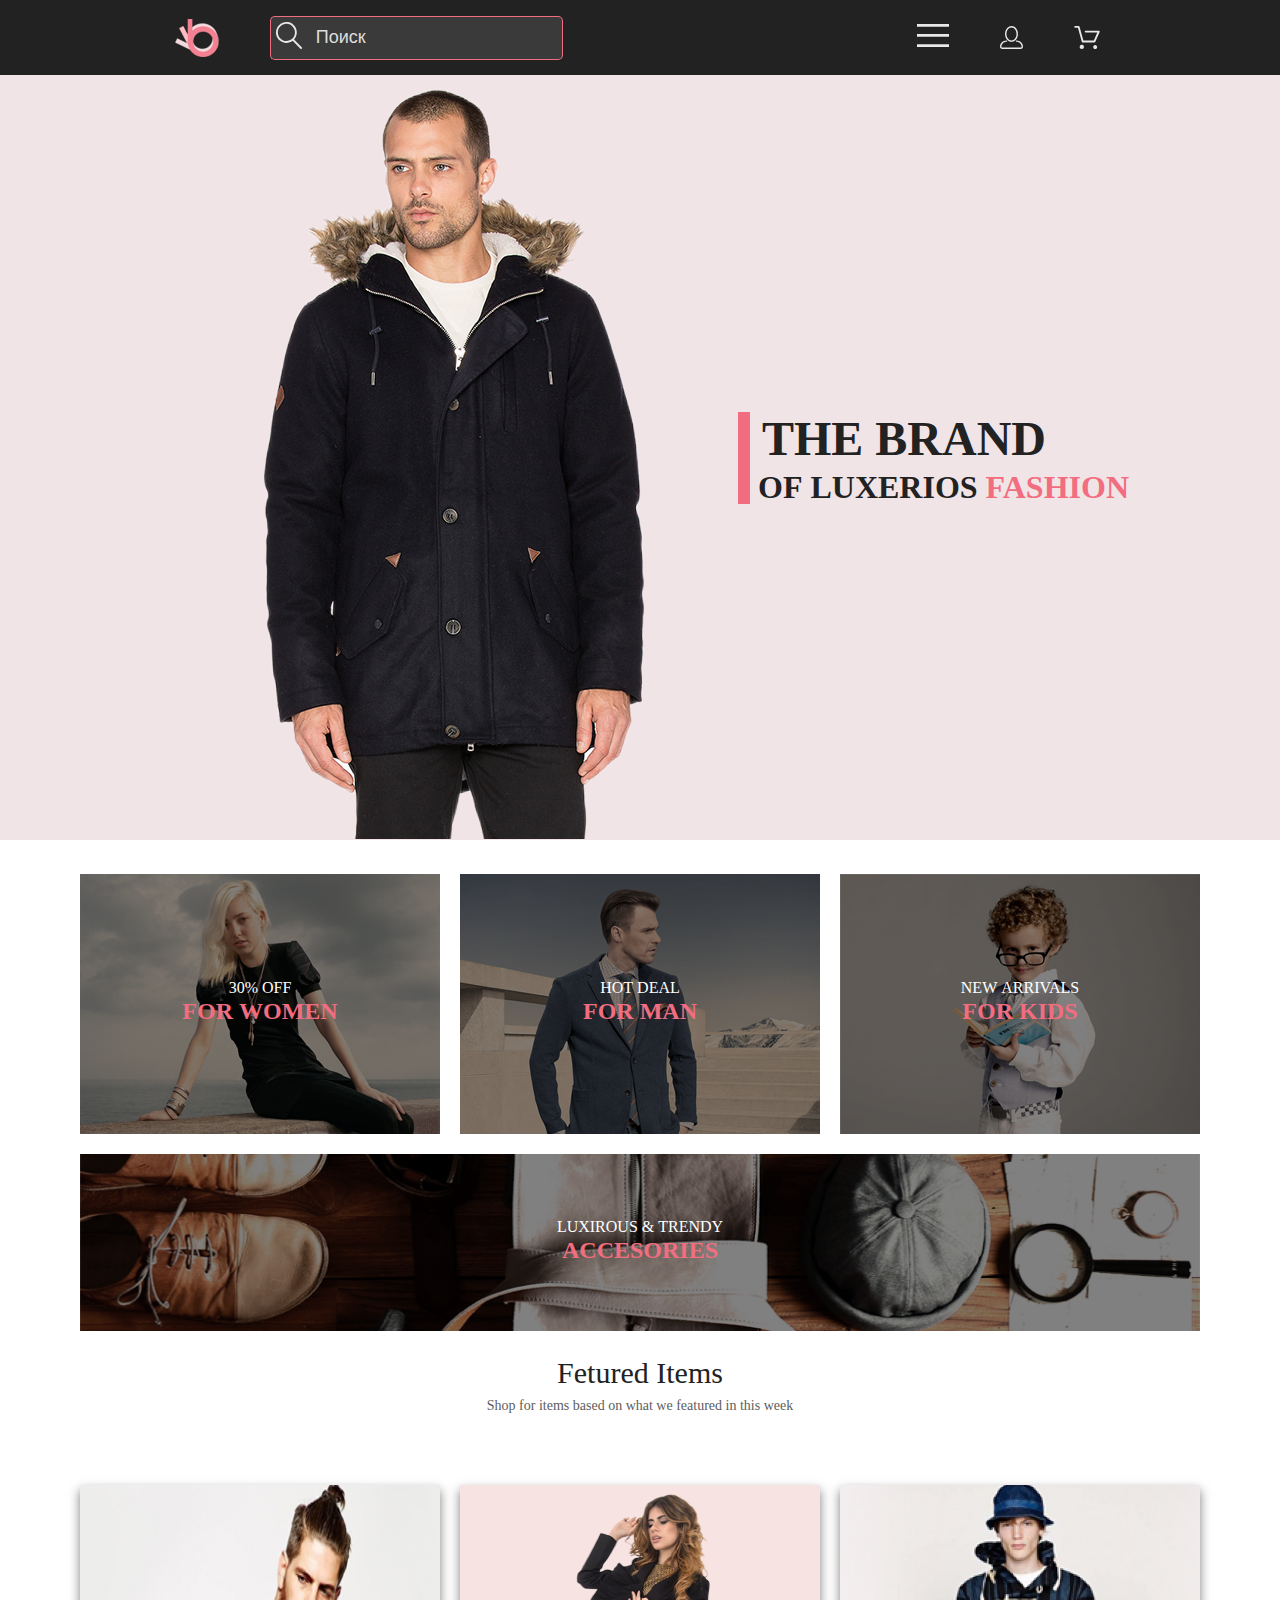
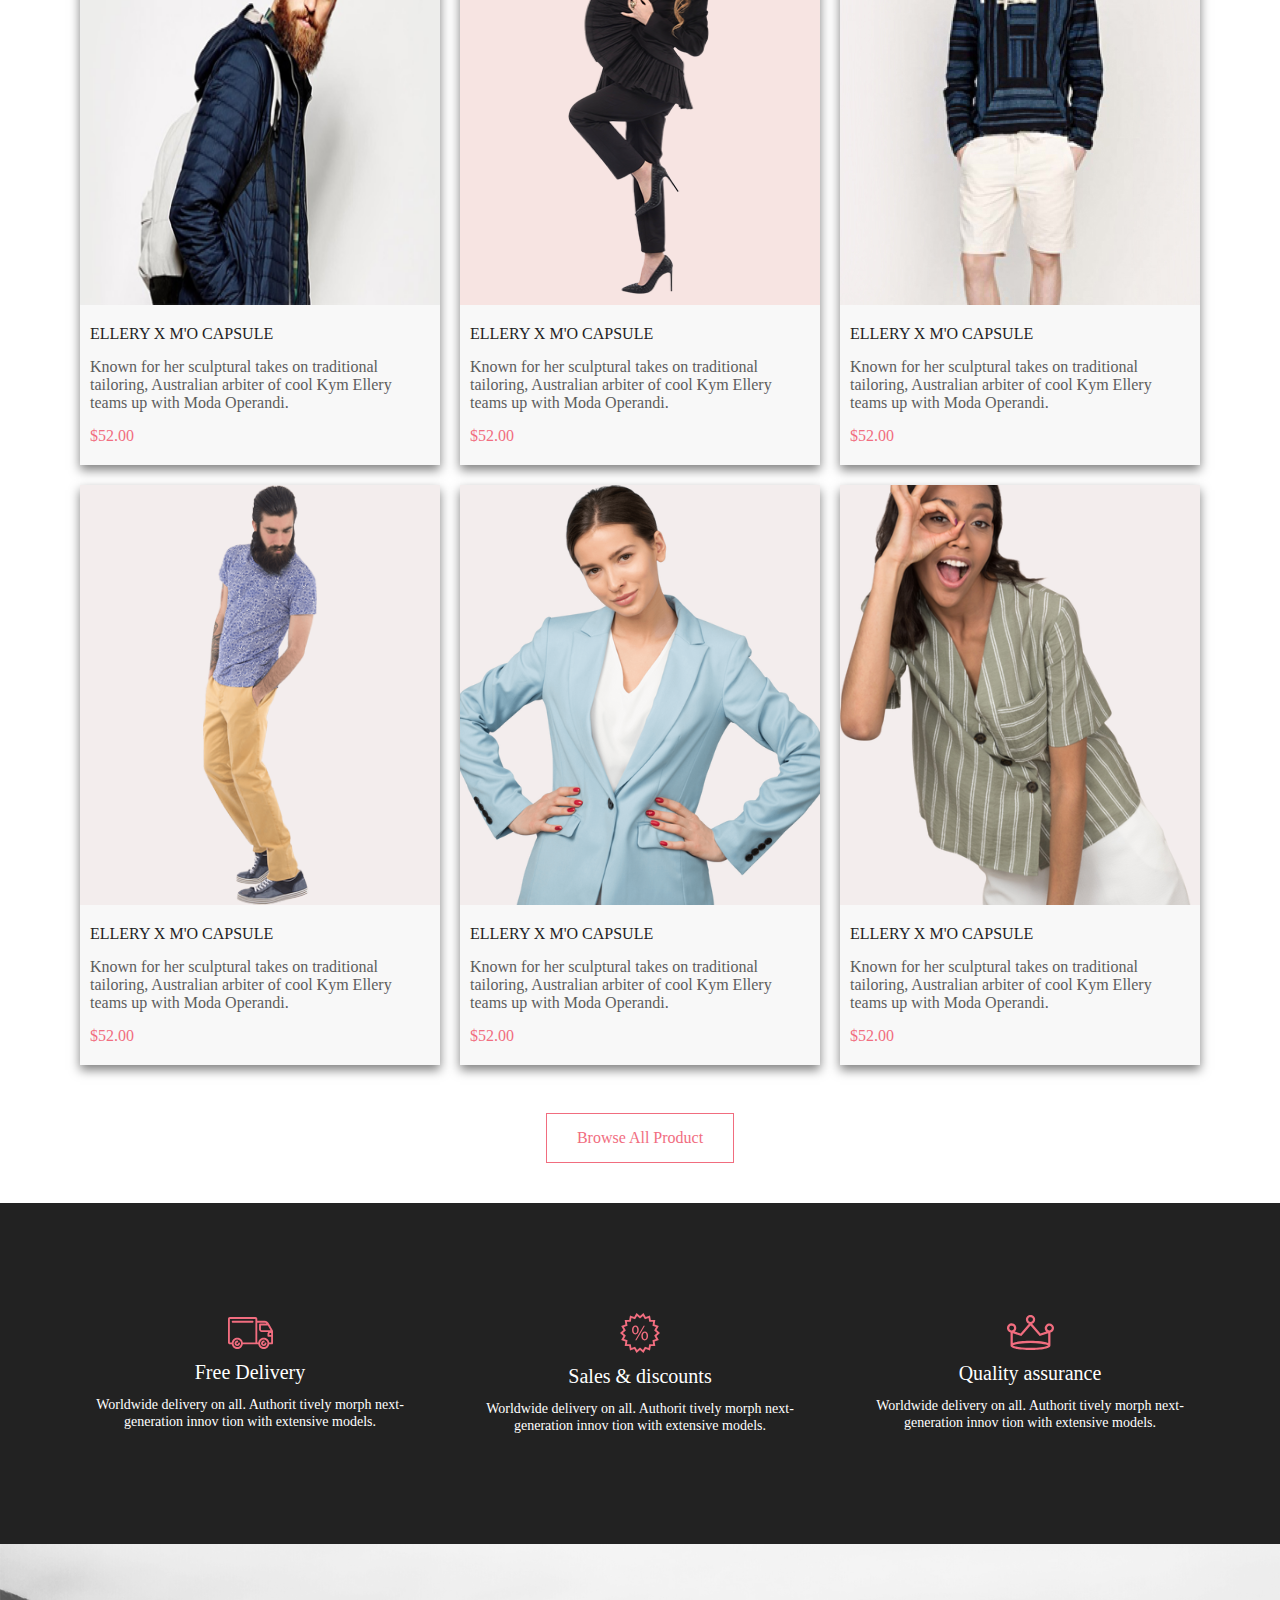
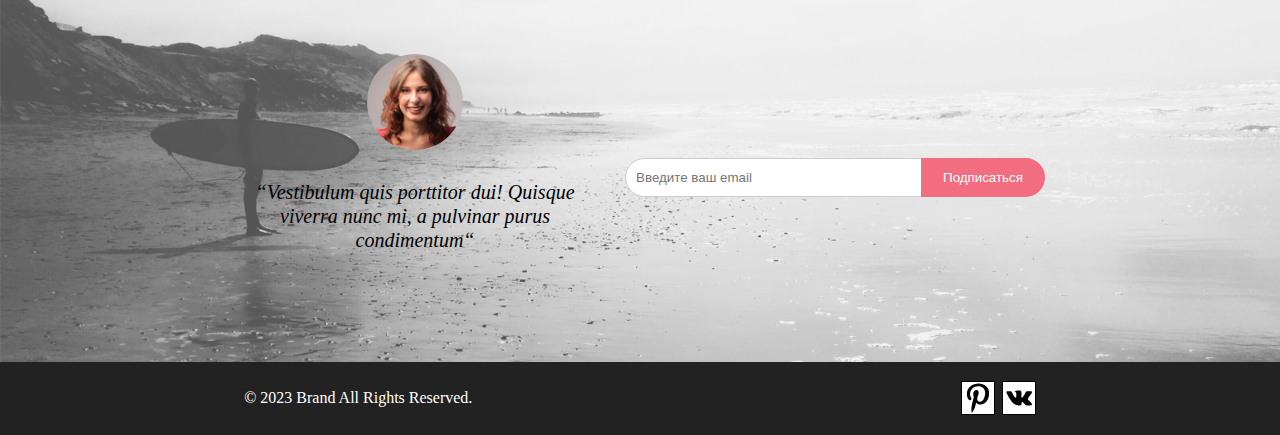
<file: index.html>
<!DOCTYPE html>
<html lang="en">
<head>
    <meta charset="UTF-8">
    <meta name="viewport" content="width=device-width, initial-scale=1.0">
    <title>shop</title>
    <link rel="stylesheet" href="style/style.css">
    
</head>
<body>
    <div class="main-page">
        <section class="top-menu center">
            <div class="logo-search">
                <a class="main-logo" href="../../../index.html">
                </a>
                <div class="search-hover">
                    <div class="search icon"> 
                    </div>
                    
                    <form class="search__form" action="" method="">
                        
                        
                        <label for="top-menu"></label>
                        
                        <input class="custom_input input " type="text" name="search__top-menu" placeholder="Поиск">
                        
                    
                    </form>
                    
                </div>
                
                
            </div>
            <div class="user_info">
                
                <div  class="user_info__setting-box icon-header"  > 
                    
                    <input type="checkbox"  id="setting-box" checked="true">
                    <label for="setting-box" >
                        <svg width="32.000000" height="23.000000" viewBox="0 0 32 23" fill="none" xmlns="http://www.w3.org/2000/svg" xmlns:xlink="http://www.w3.org/1999/xlink">
                            <defs/>
                            <path d="M0 23L0 20.3086L32 20.3086L32 23L0 23ZM0 12.7617L0 10.0703L32 10.0703L32 12.7617L0 12.7617ZM0 2.69141L0 0L32 0L32 2.69141L0 2.69141Z" fill="#E8E8E8" fill-opacity="1.000000" fill-rule="nonzero"/>
                        </svg>
                        
                    </label>
                    <div class="setting-menu">
                        <ul>
                            <span class="title">Menu</span>
                            <li class="mobile-sub-menu"><a class="link" href="/page/shopping_cart/shopping_cart.html">SHOPPING CART</a> </li>
                            <li class="mobile-sub-menu"><a class="link" href="/page/registration/registration.html">REGISTRATION</a> </li>
                            
                            <ul class="setting-menu-category">
                                <span class="title"><a class="link" href="#">Men</a></span>
                                <li  class="sub-category" ><a class="link" href="#">Accessories</a></li>
                                <li class="sub-category"><a class="link" href="#">Bags</a></li>
                                <li class="sub-category"><a class="link" href="#">Denim</a></li>
                                <li class="sub-category"><a class="link" href="#">T-Shirts</a></li>
                            </ul>
                            <ul class="setting-menu-category">
                                <span class="title"><a class="link" href="#">WOMAN</a></span>
                                <li class="sub-category"><a class="link" href="#">Accessories</a></li>
                                <li class="sub-category"><a class="link" href="#">Jackets & Coats</a></li>
                                <li class="sub-category"><a class="link" href="#">Polos</a></li>
                                <li class="sub-category"><a class="link" href="#">T-Shirts</a></li>
                                <li class="sub-category"><a class="link" href="#">Shirts</a></li>
                            </ul>
                            <ul class="setting-menu-category">
                                <span class="title"><a class="link" href="#">KIDS</a></span>
                                <li class="sub-category"><a class="link" href="#">Accessories</a></li>
                                <li class="sub-category"><a class="link" href="#">Bags</a></li>
                                <li class="sub-category"><a class="link" href="#">Polos</a></li>
                                <li class="sub-category"><a class="link" href="#">T-Shirts</a></li>
                                <li class="sub-category"><a class="link" href="#">Shirts</a></li>
                            </ul>
                           
                        </ul>
                        
                    </div>
                </div> 
                <a class="user_info__user icon-header" href="page/registration/registration.html">
                    
                </a>
                <a class="user_info__shopping-cart icon-header" href="page/shopping_cart/shopping_cart.html">
                </a>
            </div>
        </section>
        <nav>
            <div class="big-logo-index">
                <div class="left-img">
                    <img src="img/index/big-name-img2.png" alt="big-name-img">
                </div>
                <div class="right-name">
                    <div class="block-name-and-figure">
                        <div class="block-img-pink"></div>
                        <div class="name-shop">
                            <div class="up-name">
                                <span>&nbspTHE&nbspBRAND</span>
                            </div>
                            <div class="down-name">
                                <span>&nbspOF&nbspLUXERIOS&nbsp<span class="name-pink">FASHION</span></span>
                                
                            </div>
                        </div>
                        
    
                    </div>
    
                </div>
            </div>
        </nav>
        <main> 
            <section class="category">
                <div class="category__up">
                    <div class="category__up__bunner">
                        <a href="page/catalog/catalog.html"><img  class="img-bunner" src="style/img/category/for_wonam_bunner2.png" alt="FOR_WOMAN"></a>
                        <div class="bunner-name">
                            <span class="bunner-up-name">30%&nbspOFF</span>
                            <span class="bunner-down-name">FOR&nbspWOMEN</span>
                        </div>
                        
                    </div>
                    <div class="category__up__bunner">
                        <a href="#"><img class="img-bunner" src="style/img/category/FOR-man.png" alt="FOR_WOMAN"></a>
                        <div class="bunner-name">
                            <span class="bunner-up-name">HOT&nbspDEAL</span>
                            <span class="bunner-down-name">FOR&nbspMAN</span>
                        </div>
                        
                    </div>
                    <div class="category__up__bunner">
                        <a href="#"><img class="img-bunner" src="style/img/category/FOR-kids.png" alt="FOR_ьфт"></a>
                        <div class="bunner-name">
                            <span class="bunner-up-name">NEW&nbspARRIVALS</span>
                            <span class="bunner-down-name">FOR&nbspKIDS</span>
                        </div>
                        
                    </div>
                </div>
                <div class="category__down">
                    <div class="category__down__bunner bunner_down">
                        <a href="#"><img class="img-bunner" src="style/img/category/accesuars.png" alt="accesuars"></a>
                        <div class="bunner-name bunner_down-name">
                            <span class="bunner-up-name">LUXIROUS&nbsp&&nbspTRENDY</span>
                            <span class="bunner-down-name">ACCESORIES</span>
                        </div>    
                    </div>
                </div>
            </section>
            <section class="fetured_items">
                <span class="fetured_items__title">Fetured&nbspItems</span>
                <span class="fetured_items__text">Shop&nbspfor&nbspitems&nbspbased&nbspon&nbspwhat&nbspwe&nbspfeatured&nbspin&nbspthis&nbspweek</span>
                <div class="fetured_items__product_carts">
                    <div class="fetured_items__product_carts__product_cart">
                        <div class="product_cart__img">
                            <img src="img/index/product_1.png" alt="product_1">
                            <a class="add_to_cart" href="page/for_woman/product_1/product.html">                
                                <svg width="31.994141" height="29.000000" viewBox="0 0 31.9941 29" fill="none" xmlns="http://www.w3.org/2000/svg" xmlns:xlink="http://www.w3.org/1999/xlink">                      
                                    <defs/>
                                    <path d="M26.2012 29C25.5527 28.9727 24.9414 28.6953 24.498 28.2227C24.0527 27.75 23.8105 27.125 23.8242 26.4766C23.8379 25.8281 24.1035 25.2109 24.5664 24.7578C25.0293 24.3008 25.6523 24.0469 26.3008 24.0469C26.9492 24.0469 27.5723 24.3008 28.0352 24.7578C28.498 25.2109 28.7637 25.8281 28.7773 26.4766C28.791 27.125 28.5488 27.75 28.1055 28.2227C27.6602 28.6953 27.0488 28.9727 26.4004 29L26.2012 29ZM6.75195 26.3203C6.75195 25.7891 6.91016 25.2734 7.20508 24.832C7.5 24.3906 7.91797 24.0469 8.4082 23.8438C8.89648 23.6406 9.43555 23.5898 9.95508 23.6914C10.4766 23.793 10.9531 24.0508 11.3281 24.4258C11.7031 24.8008 11.959 25.2773 12.0605 25.7969C12.1641 26.3164 12.1113 26.8555 11.9082 27.3438C11.707 27.8359 11.3633 28.2539 10.9219 28.5469C10.4805 28.8438 9.96289 29 9.43359 29C9.08008 29 8.73242 28.9297 8.40625 28.7969C8.08203 28.6602 7.78516 28.4648 7.53711 28.2148C7.28711 27.9688 7.08984 27.6719 6.95508 27.3477C6.82031 27.0195 6.75195 26.6719 6.75195 26.3203L6.75195 26.3203ZM10.5527 20.6875C10.293 20.6875 10.041 20.6016 9.83398 20.4453C9.62695 20.2891 9.47852 20.0703 9.4082 19.8203L4.57422 2.36328L1.18164 2.36328C0.869141 2.36328 0.568359 2.23828 0.345703 2.01953C0.125 1.79688 0 1.49609 0 1.18359C0 0.867188 0.125 0.566406 0.345703 0.347656C0.568359 0.125 0.869141 0 1.18164 0L5.46289 0C5.72266 0 5.97461 0.0820312 6.18164 0.242188C6.38867 0.398438 6.53711 0.617188 6.60742 0.867188L11.4395 18.3242L24.6172 18.3242L29.002 8.27344L14.4004 8.27344C14.2422 8.28125 14.0859 8.25391 13.9375 8.19531C13.791 8.13672 13.6562 8.05078 13.543 7.94141C13.4297 7.83203 13.3379 7.69922 13.2773 7.55469C13.2148 7.40625 13.1836 7.25 13.1836 7.09375C13.1836 6.93359 13.2148 6.77734 13.2773 6.63281C13.3379 6.48438 13.4297 6.35547 13.543 6.24219C13.6562 6.13281 13.791 6.04688 13.9375 5.98828C14.0859 5.93359 14.2422 5.90625 14.4004 5.91016L30.8145 5.91016C31.0098 5.91016 31.2031 5.95703 31.375 6.05078C31.5469 6.14453 31.6934 6.27734 31.8008 6.44141C31.9082 6.60547 31.9727 6.79688 31.9902 6.99219C32.0078 7.1875 31.9766 7.38281 31.9004 7.56641L26.4941 19.9766C26.4023 20.1875 26.25 20.3672 26.0586 20.4922C25.8652 20.6172 25.6406 20.6875 25.4102 20.6875L10.5527 20.6875Z" fill="#E8E8E8" fill-opacity="1.000000" fill-rule="nonzero"/>
                                </svg>
                                <span class="add_to_cart__text">add to cart</span>
                            </a>
                        </div>
                        <div class="product_cart__text">
                            <span class="title">ELLERY X M'O CAPSULE</span>
                            <span class="text">Known for her sculptural takes on traditional tailoring, Australian arbiter of cool Kym Ellery teams up with Moda Operandi.</span>
                            <span class="price">$52.00</span>
                        </div>
                    </div>
                    <div class="fetured_items__product_carts__product_cart">
    
                        <div class="product_cart__img">
                            <img src="img/index/product_2.png" alt="product_2">
                            <a class="add_to_cart" href="#">
                                <svg width="31.994141" height="29.000000" viewBox="0 0 31.9941 29" fill="none" xmlns="http://www.w3.org/2000/svg" xmlns:xlink="http://www.w3.org/1999/xlink">
                                   
                                    <defs/>
                                    <path d="M26.2012 29C25.5527 28.9727 24.9414 28.6953 24.498 28.2227C24.0527 27.75 23.8105 27.125 23.8242 26.4766C23.8379 25.8281 24.1035 25.2109 24.5664 24.7578C25.0293 24.3008 25.6523 24.0469 26.3008 24.0469C26.9492 24.0469 27.5723 24.3008 28.0352 24.7578C28.498 25.2109 28.7637 25.8281 28.7773 26.4766C28.791 27.125 28.5488 27.75 28.1055 28.2227C27.6602 28.6953 27.0488 28.9727 26.4004 29L26.2012 29ZM6.75195 26.3203C6.75195 25.7891 6.91016 25.2734 7.20508 24.832C7.5 24.3906 7.91797 24.0469 8.4082 23.8438C8.89648 23.6406 9.43555 23.5898 9.95508 23.6914C10.4766 23.793 10.9531 24.0508 11.3281 24.4258C11.7031 24.8008 11.959 25.2773 12.0605 25.7969C12.1641 26.3164 12.1113 26.8555 11.9082 27.3438C11.707 27.8359 11.3633 28.2539 10.9219 28.5469C10.4805 28.8438 9.96289 29 9.43359 29C9.08008 29 8.73242 28.9297 8.40625 28.7969C8.08203 28.6602 7.78516 28.4648 7.53711 28.2148C7.28711 27.9688 7.08984 27.6719 6.95508 27.3477C6.82031 27.0195 6.75195 26.6719 6.75195 26.3203L6.75195 26.3203ZM10.5527 20.6875C10.293 20.6875 10.041 20.6016 9.83398 20.4453C9.62695 20.2891 9.47852 20.0703 9.4082 19.8203L4.57422 2.36328L1.18164 2.36328C0.869141 2.36328 0.568359 2.23828 0.345703 2.01953C0.125 1.79688 0 1.49609 0 1.18359C0 0.867188 0.125 0.566406 0.345703 0.347656C0.568359 0.125 0.869141 0 1.18164 0L5.46289 0C5.72266 0 5.97461 0.0820312 6.18164 0.242188C6.38867 0.398438 6.53711 0.617188 6.60742 0.867188L11.4395 18.3242L24.6172 18.3242L29.002 8.27344L14.4004 8.27344C14.2422 8.28125 14.0859 8.25391 13.9375 8.19531C13.791 8.13672 13.6562 8.05078 13.543 7.94141C13.4297 7.83203 13.3379 7.69922 13.2773 7.55469C13.2148 7.40625 13.1836 7.25 13.1836 7.09375C13.1836 6.93359 13.2148 6.77734 13.2773 6.63281C13.3379 6.48438 13.4297 6.35547 13.543 6.24219C13.6562 6.13281 13.791 6.04688 13.9375 5.98828C14.0859 5.93359 14.2422 5.90625 14.4004 5.91016L30.8145 5.91016C31.0098 5.91016 31.2031 5.95703 31.375 6.05078C31.5469 6.14453 31.6934 6.27734 31.8008 6.44141C31.9082 6.60547 31.9727 6.79688 31.9902 6.99219C32.0078 7.1875 31.9766 7.38281 31.9004 7.56641L26.4941 19.9766C26.4023 20.1875 26.25 20.3672 26.0586 20.4922C25.8652 20.6172 25.6406 20.6875 25.4102 20.6875L10.5527 20.6875Z" fill="#E8E8E8" fill-opacity="1.000000" fill-rule="nonzero"/>
                                </svg>
                                <span class="add_to_cart__text">add to cart</span>
                            </a>
                        </div>
                        <div class="product_cart__text">
                            <span class="title">ELLERY X M'O CAPSULE</span>
                            <span class="text">Known for her sculptural takes on traditional tailoring, Australian arbiter of cool Kym Ellery teams up with Moda Operandi.</span>
                            <span class="price">$52.00</span>
                        </div>
                    </div>
                    <div class="fetured_items__product_carts__product_cart">
                        <div class="product_cart__img">
                            <img src="img/index/product_3.jpg" alt="product_3">
                            <a class="add_to_cart" href="#">
                                <svg width="31.994141" height="29.000000" viewBox="0 0 31.9941 29" fill="none" xmlns="http://www.w3.org/2000/svg" xmlns:xlink="http://www.w3.org/1999/xlink">
                                    <defs/>
                                    <path d="M26.2012 29C25.5527 28.9727 24.9414 28.6953 24.498 28.2227C24.0527 27.75 23.8105 27.125 23.8242 26.4766C23.8379 25.8281 24.1035 25.2109 24.5664 24.7578C25.0293 24.3008 25.6523 24.0469 26.3008 24.0469C26.9492 24.0469 27.5723 24.3008 28.0352 24.7578C28.498 25.2109 28.7637 25.8281 28.7773 26.4766C28.791 27.125 28.5488 27.75 28.1055 28.2227C27.6602 28.6953 27.0488 28.9727 26.4004 29L26.2012 29ZM6.75195 26.3203C6.75195 25.7891 6.91016 25.2734 7.20508 24.832C7.5 24.3906 7.91797 24.0469 8.4082 23.8438C8.89648 23.6406 9.43555 23.5898 9.95508 23.6914C10.4766 23.793 10.9531 24.0508 11.3281 24.4258C11.7031 24.8008 11.959 25.2773 12.0605 25.7969C12.1641 26.3164 12.1113 26.8555 11.9082 27.3438C11.707 27.8359 11.3633 28.2539 10.9219 28.5469C10.4805 28.8438 9.96289 29 9.43359 29C9.08008 29 8.73242 28.9297 8.40625 28.7969C8.08203 28.6602 7.78516 28.4648 7.53711 28.2148C7.28711 27.9688 7.08984 27.6719 6.95508 27.3477C6.82031 27.0195 6.75195 26.6719 6.75195 26.3203L6.75195 26.3203ZM10.5527 20.6875C10.293 20.6875 10.041 20.6016 9.83398 20.4453C9.62695 20.2891 9.47852 20.0703 9.4082 19.8203L4.57422 2.36328L1.18164 2.36328C0.869141 2.36328 0.568359 2.23828 0.345703 2.01953C0.125 1.79688 0 1.49609 0 1.18359C0 0.867188 0.125 0.566406 0.345703 0.347656C0.568359 0.125 0.869141 0 1.18164 0L5.46289 0C5.72266 0 5.97461 0.0820312 6.18164 0.242188C6.38867 0.398438 6.53711 0.617188 6.60742 0.867188L11.4395 18.3242L24.6172 18.3242L29.002 8.27344L14.4004 8.27344C14.2422 8.28125 14.0859 8.25391 13.9375 8.19531C13.791 8.13672 13.6562 8.05078 13.543 7.94141C13.4297 7.83203 13.3379 7.69922 13.2773 7.55469C13.2148 7.40625 13.1836 7.25 13.1836 7.09375C13.1836 6.93359 13.2148 6.77734 13.2773 6.63281C13.3379 6.48438 13.4297 6.35547 13.543 6.24219C13.6562 6.13281 13.791 6.04688 13.9375 5.98828C14.0859 5.93359 14.2422 5.90625 14.4004 5.91016L30.8145 5.91016C31.0098 5.91016 31.2031 5.95703 31.375 6.05078C31.5469 6.14453 31.6934 6.27734 31.8008 6.44141C31.9082 6.60547 31.9727 6.79688 31.9902 6.99219C32.0078 7.1875 31.9766 7.38281 31.9004 7.56641L26.4941 19.9766C26.4023 20.1875 26.25 20.3672 26.0586 20.4922C25.8652 20.6172 25.6406 20.6875 25.4102 20.6875L10.5527 20.6875Z" fill="#E8E8E8" fill-opacity="1.000000" fill-rule="nonzero"/>
                                </svg>
                                <span class="add_to_cart__text">add to cart</span>
                            </a>
                        </div>
                        <div class="product_cart__text">
                            <span class="title">ELLERY X M'O CAPSULE</span>
                            <span class="text">Known for her sculptural takes on traditional tailoring, Australian arbiter of cool Kym Ellery teams up with Moda Operandi.</span>
                            <span class="price">$52.00</span>
                        </div>
                    </div>
                    <div class="fetured_items__product_carts__product_cart">
                        <div class="product_cart__img">
                            <img src="img/index/product_4.png" alt="product_4">
                            <a class="add_to_cart" href="#">
                                <svg width="31.994141" height="29.000000" viewBox="0 0 31.9941 29" fill="none" xmlns="http://www.w3.org/2000/svg" xmlns:xlink="http://www.w3.org/1999/xlink">
                                    <defs/>
                                    <path d="M26.2012 29C25.5527 28.9727 24.9414 28.6953 24.498 28.2227C24.0527 27.75 23.8105 27.125 23.8242 26.4766C23.8379 25.8281 24.1035 25.2109 24.5664 24.7578C25.0293 24.3008 25.6523 24.0469 26.3008 24.0469C26.9492 24.0469 27.5723 24.3008 28.0352 24.7578C28.498 25.2109 28.7637 25.8281 28.7773 26.4766C28.791 27.125 28.5488 27.75 28.1055 28.2227C27.6602 28.6953 27.0488 28.9727 26.4004 29L26.2012 29ZM6.75195 26.3203C6.75195 25.7891 6.91016 25.2734 7.20508 24.832C7.5 24.3906 7.91797 24.0469 8.4082 23.8438C8.89648 23.6406 9.43555 23.5898 9.95508 23.6914C10.4766 23.793 10.9531 24.0508 11.3281 24.4258C11.7031 24.8008 11.959 25.2773 12.0605 25.7969C12.1641 26.3164 12.1113 26.8555 11.9082 27.3438C11.707 27.8359 11.3633 28.2539 10.9219 28.5469C10.4805 28.8438 9.96289 29 9.43359 29C9.08008 29 8.73242 28.9297 8.40625 28.7969C8.08203 28.6602 7.78516 28.4648 7.53711 28.2148C7.28711 27.9688 7.08984 27.6719 6.95508 27.3477C6.82031 27.0195 6.75195 26.6719 6.75195 26.3203L6.75195 26.3203ZM10.5527 20.6875C10.293 20.6875 10.041 20.6016 9.83398 20.4453C9.62695 20.2891 9.47852 20.0703 9.4082 19.8203L4.57422 2.36328L1.18164 2.36328C0.869141 2.36328 0.568359 2.23828 0.345703 2.01953C0.125 1.79688 0 1.49609 0 1.18359C0 0.867188 0.125 0.566406 0.345703 0.347656C0.568359 0.125 0.869141 0 1.18164 0L5.46289 0C5.72266 0 5.97461 0.0820312 6.18164 0.242188C6.38867 0.398438 6.53711 0.617188 6.60742 0.867188L11.4395 18.3242L24.6172 18.3242L29.002 8.27344L14.4004 8.27344C14.2422 8.28125 14.0859 8.25391 13.9375 8.19531C13.791 8.13672 13.6562 8.05078 13.543 7.94141C13.4297 7.83203 13.3379 7.69922 13.2773 7.55469C13.2148 7.40625 13.1836 7.25 13.1836 7.09375C13.1836 6.93359 13.2148 6.77734 13.2773 6.63281C13.3379 6.48438 13.4297 6.35547 13.543 6.24219C13.6562 6.13281 13.791 6.04688 13.9375 5.98828C14.0859 5.93359 14.2422 5.90625 14.4004 5.91016L30.8145 5.91016C31.0098 5.91016 31.2031 5.95703 31.375 6.05078C31.5469 6.14453 31.6934 6.27734 31.8008 6.44141C31.9082 6.60547 31.9727 6.79688 31.9902 6.99219C32.0078 7.1875 31.9766 7.38281 31.9004 7.56641L26.4941 19.9766C26.4023 20.1875 26.25 20.3672 26.0586 20.4922C25.8652 20.6172 25.6406 20.6875 25.4102 20.6875L10.5527 20.6875Z" fill="#E8E8E8" fill-opacity="1.000000" fill-rule="nonzero"/>
                                </svg>
                                <span class="add_to_cart__text">add to cart</span>
                            </a>
                        </div>
                        <div class="product_cart__text">
                            <span class="title">ELLERY X M'O CAPSULE</span>
                            <span class="text">Known for her sculptural takes on traditional tailoring, Australian arbiter of cool Kym Ellery teams up with Moda Operandi.</span>
                            <span class="price">$52.00</span>
                        </div>
                    </div>
                    <div class="fetured_items__product_carts__product_cart">
                        <div class="product_cart__img">
                            <img src="img/index/product_5.png" alt="product_5">
                            <a class="add_to_cart" href="#">
                                <svg width="31.994141" height="29.000000" viewBox="0 0 31.9941 29" fill="none" xmlns="http://www.w3.org/2000/svg" xmlns:xlink="http://www.w3.org/1999/xlink">
                                    <defs/>
                                    <path d="M26.2012 29C25.5527 28.9727 24.9414 28.6953 24.498 28.2227C24.0527 27.75 23.8105 27.125 23.8242 26.4766C23.8379 25.8281 24.1035 25.2109 24.5664 24.7578C25.0293 24.3008 25.6523 24.0469 26.3008 24.0469C26.9492 24.0469 27.5723 24.3008 28.0352 24.7578C28.498 25.2109 28.7637 25.8281 28.7773 26.4766C28.791 27.125 28.5488 27.75 28.1055 28.2227C27.6602 28.6953 27.0488 28.9727 26.4004 29L26.2012 29ZM6.75195 26.3203C6.75195 25.7891 6.91016 25.2734 7.20508 24.832C7.5 24.3906 7.91797 24.0469 8.4082 23.8438C8.89648 23.6406 9.43555 23.5898 9.95508 23.6914C10.4766 23.793 10.9531 24.0508 11.3281 24.4258C11.7031 24.8008 11.959 25.2773 12.0605 25.7969C12.1641 26.3164 12.1113 26.8555 11.9082 27.3438C11.707 27.8359 11.3633 28.2539 10.9219 28.5469C10.4805 28.8438 9.96289 29 9.43359 29C9.08008 29 8.73242 28.9297 8.40625 28.7969C8.08203 28.6602 7.78516 28.4648 7.53711 28.2148C7.28711 27.9688 7.08984 27.6719 6.95508 27.3477C6.82031 27.0195 6.75195 26.6719 6.75195 26.3203L6.75195 26.3203ZM10.5527 20.6875C10.293 20.6875 10.041 20.6016 9.83398 20.4453C9.62695 20.2891 9.47852 20.0703 9.4082 19.8203L4.57422 2.36328L1.18164 2.36328C0.869141 2.36328 0.568359 2.23828 0.345703 2.01953C0.125 1.79688 0 1.49609 0 1.18359C0 0.867188 0.125 0.566406 0.345703 0.347656C0.568359 0.125 0.869141 0 1.18164 0L5.46289 0C5.72266 0 5.97461 0.0820312 6.18164 0.242188C6.38867 0.398438 6.53711 0.617188 6.60742 0.867188L11.4395 18.3242L24.6172 18.3242L29.002 8.27344L14.4004 8.27344C14.2422 8.28125 14.0859 8.25391 13.9375 8.19531C13.791 8.13672 13.6562 8.05078 13.543 7.94141C13.4297 7.83203 13.3379 7.69922 13.2773 7.55469C13.2148 7.40625 13.1836 7.25 13.1836 7.09375C13.1836 6.93359 13.2148 6.77734 13.2773 6.63281C13.3379 6.48438 13.4297 6.35547 13.543 6.24219C13.6562 6.13281 13.791 6.04688 13.9375 5.98828C14.0859 5.93359 14.2422 5.90625 14.4004 5.91016L30.8145 5.91016C31.0098 5.91016 31.2031 5.95703 31.375 6.05078C31.5469 6.14453 31.6934 6.27734 31.8008 6.44141C31.9082 6.60547 31.9727 6.79688 31.9902 6.99219C32.0078 7.1875 31.9766 7.38281 31.9004 7.56641L26.4941 19.9766C26.4023 20.1875 26.25 20.3672 26.0586 20.4922C25.8652 20.6172 25.6406 20.6875 25.4102 20.6875L10.5527 20.6875Z" fill="#E8E8E8" fill-opacity="1.000000" fill-rule="nonzero"/>
                                </svg>
                                <span class="add_to_cart__text">add to cart</span>
                            </a>
                        </div>
                        <div class="product_cart__text">
                            <span class="title">ELLERY X M'O CAPSULE</span>
                            <span class="text">Known for her sculptural takes on traditional tailoring, Australian arbiter of cool Kym Ellery teams up with Moda Operandi.</span>
                            <span class="price">$52.00</span>
                        </div>
                    </div>
                    <div class="fetured_items__product_carts__product_cart">
                        <div class="product_cart__img">
                            <img src="img/index/product_6.png" alt="product_6">
                            <a class="add_to_cart" href="#">
                                <svg width="31.994141" height="29.000000" viewBox="0 0 31.9941 29" fill="none" xmlns="http://www.w3.org/2000/svg" xmlns:xlink="http://www.w3.org/1999/xlink">
                                    <defs/>
                                    <path d="M26.2012 29C25.5527 28.9727 24.9414 28.6953 24.498 28.2227C24.0527 27.75 23.8105 27.125 23.8242 26.4766C23.8379 25.8281 24.1035 25.2109 24.5664 24.7578C25.0293 24.3008 25.6523 24.0469 26.3008 24.0469C26.9492 24.0469 27.5723 24.3008 28.0352 24.7578C28.498 25.2109 28.7637 25.8281 28.7773 26.4766C28.791 27.125 28.5488 27.75 28.1055 28.2227C27.6602 28.6953 27.0488 28.9727 26.4004 29L26.2012 29ZM6.75195 26.3203C6.75195 25.7891 6.91016 25.2734 7.20508 24.832C7.5 24.3906 7.91797 24.0469 8.4082 23.8438C8.89648 23.6406 9.43555 23.5898 9.95508 23.6914C10.4766 23.793 10.9531 24.0508 11.3281 24.4258C11.7031 24.8008 11.959 25.2773 12.0605 25.7969C12.1641 26.3164 12.1113 26.8555 11.9082 27.3438C11.707 27.8359 11.3633 28.2539 10.9219 28.5469C10.4805 28.8438 9.96289 29 9.43359 29C9.08008 29 8.73242 28.9297 8.40625 28.7969C8.08203 28.6602 7.78516 28.4648 7.53711 28.2148C7.28711 27.9688 7.08984 27.6719 6.95508 27.3477C6.82031 27.0195 6.75195 26.6719 6.75195 26.3203L6.75195 26.3203ZM10.5527 20.6875C10.293 20.6875 10.041 20.6016 9.83398 20.4453C9.62695 20.2891 9.47852 20.0703 9.4082 19.8203L4.57422 2.36328L1.18164 2.36328C0.869141 2.36328 0.568359 2.23828 0.345703 2.01953C0.125 1.79688 0 1.49609 0 1.18359C0 0.867188 0.125 0.566406 0.345703 0.347656C0.568359 0.125 0.869141 0 1.18164 0L5.46289 0C5.72266 0 5.97461 0.0820312 6.18164 0.242188C6.38867 0.398438 6.53711 0.617188 6.60742 0.867188L11.4395 18.3242L24.6172 18.3242L29.002 8.27344L14.4004 8.27344C14.2422 8.28125 14.0859 8.25391 13.9375 8.19531C13.791 8.13672 13.6562 8.05078 13.543 7.94141C13.4297 7.83203 13.3379 7.69922 13.2773 7.55469C13.2148 7.40625 13.1836 7.25 13.1836 7.09375C13.1836 6.93359 13.2148 6.77734 13.2773 6.63281C13.3379 6.48438 13.4297 6.35547 13.543 6.24219C13.6562 6.13281 13.791 6.04688 13.9375 5.98828C14.0859 5.93359 14.2422 5.90625 14.4004 5.91016L30.8145 5.91016C31.0098 5.91016 31.2031 5.95703 31.375 6.05078C31.5469 6.14453 31.6934 6.27734 31.8008 6.44141C31.9082 6.60547 31.9727 6.79688 31.9902 6.99219C32.0078 7.1875 31.9766 7.38281 31.9004 7.56641L26.4941 19.9766C26.4023 20.1875 26.25 20.3672 26.0586 20.4922C25.8652 20.6172 25.6406 20.6875 25.4102 20.6875L10.5527 20.6875Z" fill="#E8E8E8" fill-opacity="1.000000" fill-rule="nonzero"/>
                                </svg>
                                <span class="add_to_cart__text">add to cart</span>
                            </a>
                        </div>
                        <div class="product_cart__text">
                            <span class="title">ELLERY X M'O CAPSULE</span>
                            <span class="text">Known for her sculptural takes on traditional tailoring, Australian arbiter of cool Kym Ellery teams up with Moda Operandi.</span>
                            <span class="price">$52.00</span>
                        </div>
                    </div>
                </div>
                <a class="fetured_items__button" href="#">Browse All Product</a>
            </section>
            <section class="basement">
                <div class="basement__bunner-1">
                    <div class="basement__bunner-1__cart">
                        <div class="basement__bunner-1__cart__delivery-img">
                        
                        </div>
                        <span class="basement__bunner-1__cart__title">Free Delivery</span>
                        <span class="basement__bunner-1__cart__text">Worldwide delivery on all. Authorit tively morph next-generation innov tion with extensive models.</span>
                    </div>
                    <div class="basement__bunner-1__cart">
                        <div class="basement__bunner-1__cart__sale-discounts">
                        
                        </div>
                        <span class="basement__bunner-1__cart__title">Sales & discounts</span>
                        <span class="basement__bunner-1__cart__text">Worldwide delivery on all. Authorit tively morph next-generation innov tion with extensive models.</span>
                    </div>
                    <div class="basement__bunner-1__cart">
                        <div class="basement__bunner-1__cart__quality-assurances">
                            
                        </div>
                        
                        <span class="basement__bunner-1__cart__title">Quality assurance</span>
                        <span class="basement__bunner-1__cart__text">Worldwide delivery on all. Authorit tively morph next-generation innov tion with extensive models.</span>
                    </div>
                </div>
                <div class="basement__bunner-2">
                    <div class="basement__bunner-2__cart-about">
                        
                        <img class="ellipse-img" src="/style/img/basement/basement-2-img.png" alt="about-img">
                        <div class="text">“Vestibulum quis porttitor dui! Quisque viverra nunc mi, a pulvinar purus condimentum“</div>
                    </div>
                    <div class="basement__bunner-2__subscribe">
                        <div class="subscribe">
                            <span class="subscribe__block-text"></span>
                            <form class="subscribe__form" action="/subscribe" method="post">
                              <input class="email-input" type="email" name="email" placeholder="Введите ваш email">
                              <button class="subscribe__button" type="submit">Подписаться</button>
                            </form>
                          </div>
                    </div>
                </div>
            </section>
        </main>
        <footer>
            <div class="bottom-menu center">
                <p class="copyright-block">
                    © 2023  Brand  All Rights Reserved.
                </p>
                <div class="social-icons">
                    <a class="pinterest icon-bottom" href="#">
                    </a>
                    <a class="vk icon-bottom" href="#">
                    </a>
                </div>
            </div>
    
        </footer>
    </div>
    
</body>
</html>
</file>
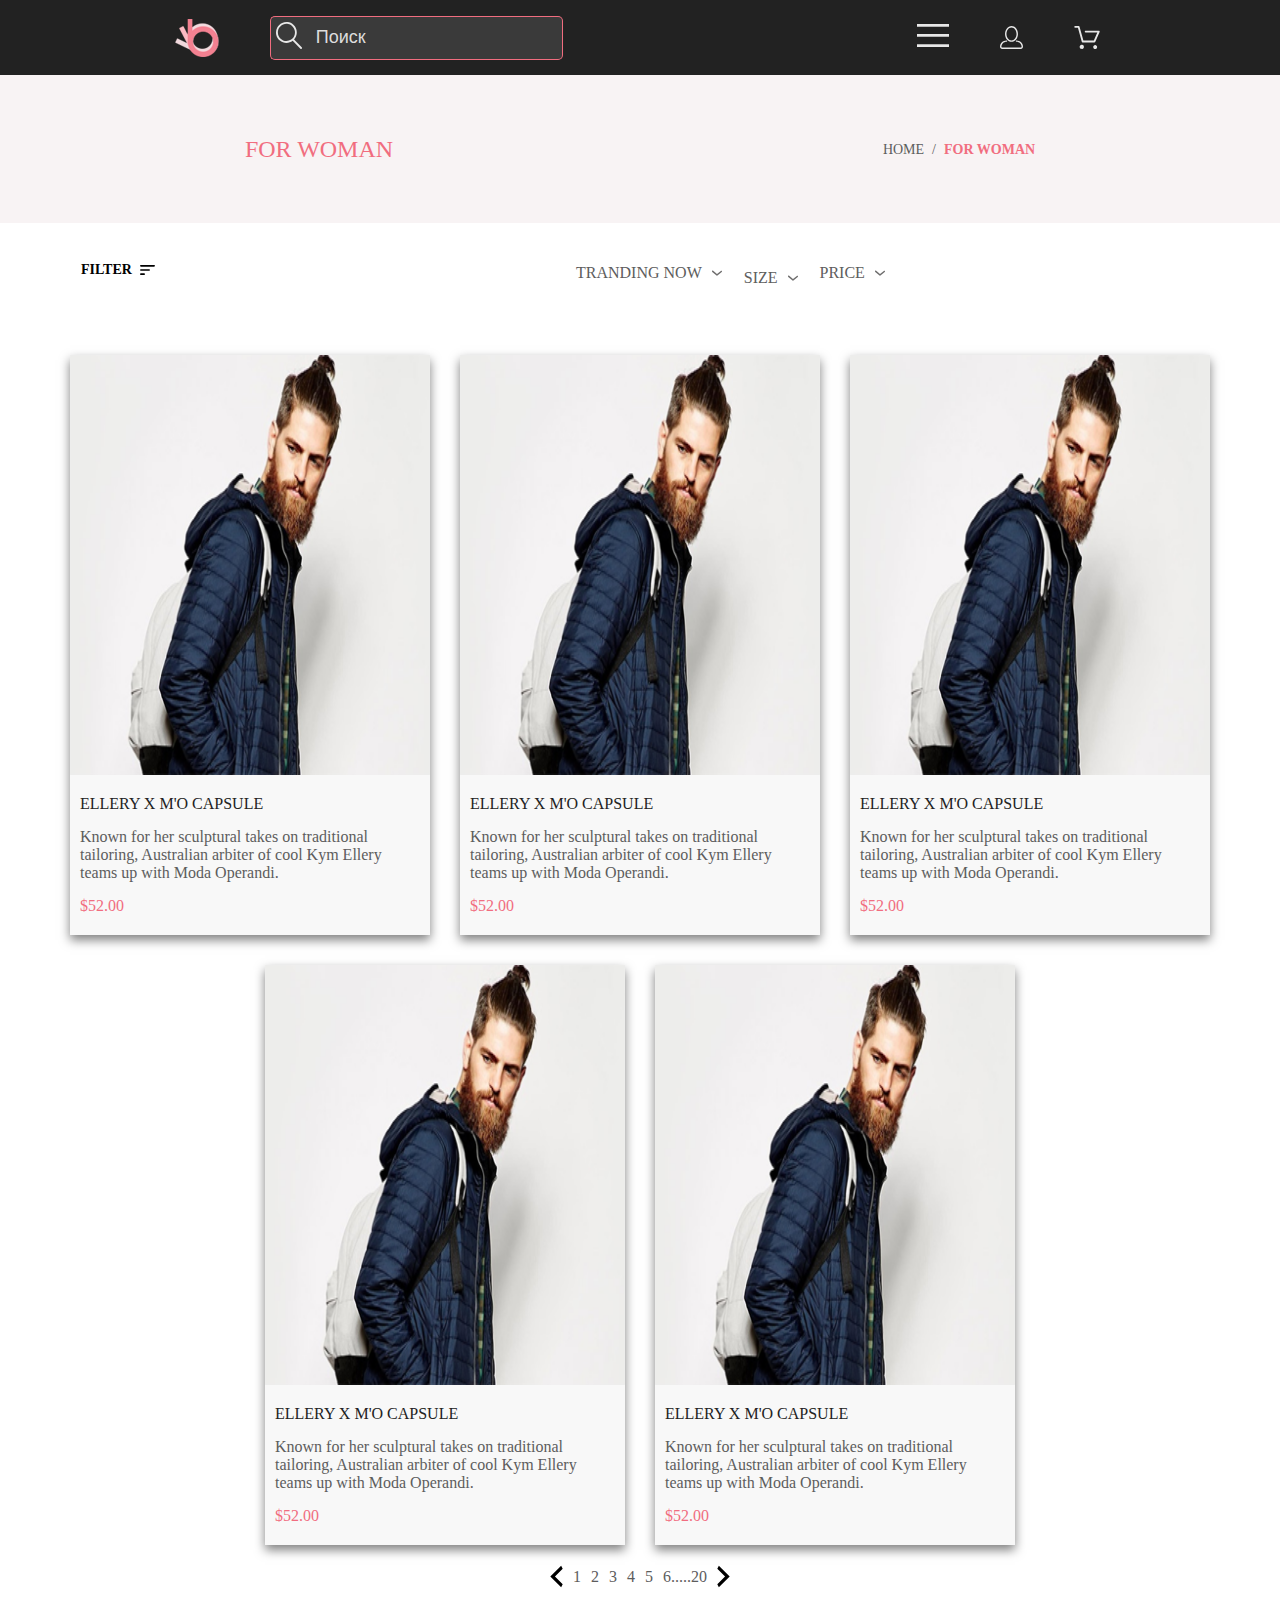
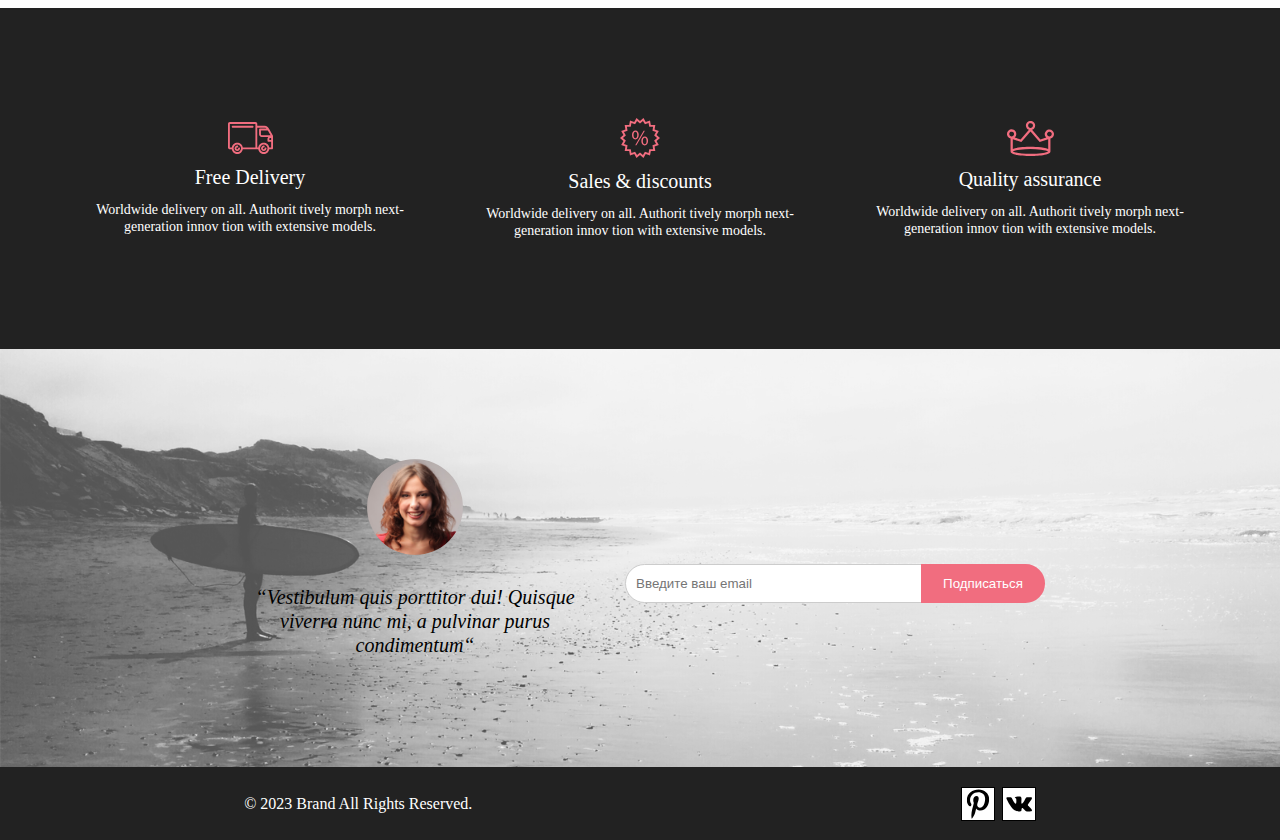
<file: page/catalog/catalog.html>
<!DOCTYPE html>
<html lang="en">
<head>
    <meta charset="UTF-8">
    <meta name="viewport" content="width=device-width, initial-scale=1.0">
    <title>FOR_WOMAN</title>
    <link rel="stylesheet" href="../../style/style.css">
</head>
<body>
    <section class="top-menu center">
        <div class="logo-search">
            <a class="main-logo" href="../../../index.html">
            </a>
            <div class="search-hover">
                <div class="search icon"> 
                </div>        
                <form class="search__form" action="" method="">
                    <label for="top-menu"></label>
                    <input class="custom_input input " type="text" name="search__top-menu" placeholder="Поиск">      
                </form>
                
            </div>
            
            
        </div>
        <div class="user_info">
            
            <div  class="user_info__setting-box icon-header"  > 
                
                <input type="checkbox"  id="setting-box" checked="true">
                <label for="setting-box" >
                    <svg width="32.000000" height="23.000000" viewBox="0 0 32 23" fill="none" xmlns="http://www.w3.org/2000/svg" xmlns:xlink="http://www.w3.org/1999/xlink">
                        <defs/>
                        <path d="M0 23L0 20.3086L32 20.3086L32 23L0 23ZM0 12.7617L0 10.0703L32 10.0703L32 12.7617L0 12.7617ZM0 2.69141L0 0L32 0L32 2.69141L0 2.69141Z" fill="#E8E8E8" fill-opacity="1.000000" fill-rule="nonzero"/>
                    </svg>
                    
                </label>
                <div class="setting-menu">
                    <ul>                        
                        <span class="title">Menu</span>
                        <li class="mobile-sub-menu"><a class="link" href="../shopping_cart/shopping_cart.html">SHOPPING CART</a> </li>
                        <li class="mobile-sub-menu"><a class="link" href="../page/registration/registration.html">REGISTRATION</a> </li>
                        
                        <ul class="setting-menu-category">
                            <span class="title"><a class="link" href="#">Men</a></span>
                            <li  class="sub-category" ><a class="link" href="#">Accessories</a></li>
                            <li class="sub-category"><a class="link" href="#">Bags</a></li>
                            <li class="sub-category"><a class="link" href="#">Denim</a></li>
                            <li class="sub-category"><a class="link" href="#">T-Shirts</a></li>
                        </ul>
                        <ul class="setting-menu-category">
                            <span class="title"><a class="link" href="#">WOMAN</a></span>
                            <li class="sub-category"><a class="link" href="#">Accessories</a></li>
                            <li class="sub-category"><a class="link" href="#">Jackets & Coats</a></li>
                            <li class="sub-category"><a class="link" href="#">Polos</a></li>
                            <li class="sub-category"><a class="link" href="#">T-Shirts</a></li>
                            <li class="sub-category"><a class="link" href="#">Shirts</a></li>
                        </ul>
                        <ul class="setting-menu-category">
                            <span class="title"><a class="link" href="#">KIDS</a></span>
                            <li class="sub-category"><a class="link" href="#">Accessories</a></li>
                            <li class="sub-category"><a class="link" href="#">Bags</a></li>
                            <li class="sub-category"><a class="link" href="#">Polos</a></li>
                            <li class="sub-category"><a class="link" href="#">T-Shirts</a></li>
                            <li class="sub-category"><a class="link" href="#">Shirts</a></li>
                        </ul>
                       
                    </ul>
                    
                </div>
            </div> 
            <a class="user_info__user icon-header" href="../registration/registration.html">
                
            </a>
            <a class="user_info__shopping-cart icon-header" href="../shopping_cart/shopping_cart.html">
            </a>
        </div>
    </section>
    <div class="main-page">
    <nav>
       
        <div class="nav-catalog center">
            <span class="nav-catalog__title">FOR WOMAN</span>
        <ul class="nav-catalog__bread-crumps">
            <li class="nav-catalog__bread-crumps__link"><a href="#">HOME</a></li>
            <li class="nav-catalog__bread-crumps__link"><a href="#">FOR WOMAN</a></li>
        </ul>
        

        
        
        </div>
    </nav>
    <main>
    <section class="filter-sort ">
        <details class="filter center" >
            <summary class="filter__name-summary">
            <span class="filter__title">FILTER</span>
            <svg width="15" height="10" viewBox="0 0 15 10" fill="none" xmlns="http://www.w3.org/2000/svg">
                    <path d="M0.833333 10H4.16667C4.625 10 5 9.625 5 9.16667C5 8.70833 4.625 8.33333 4.16667 8.33333H0.833333C0.375 8.33333 0 8.70833 0 9.16667C0 9.625 0.375 10 0.833333 10ZM0 0.833333C0 1.29167 0.375 1.66667 0.833333 1.66667H14.1667C14.625 1.66667 15 1.29167 15 0.833333C15 0.375 14.625 0 14.1667 0H0.833333C0.375 0 0 0.375 0 0.833333ZM0.833333 5.83333H9.16667C9.625 5.83333 10 5.45833 10 5C10 4.54167 9.625 4.16667 9.16667 4.16667H0.833333C0.375 4.16667 0 4.54167 0 5C0 5.45833 0.375 5.83333 0.833333 5.83333Z" fill="black"/>
            </svg>  
            </summary>
            <div class="filter__content">
            <details class="filter__item" >
                <summary class="filter__heading">
                <span class="filter__heading__title">CATEGORY</span>
                </summary>
                <div class="filter__link-box">
                <a href="#" class="filter__link">Accessories</a>
                <a href="#" class="filter__link">Bags</a>
                <a href="#" class="filter__link">Denim</a>
                <a href="#" class="filter__link">Hoodies & Sweatshirts</a>
                <a href="#" class="filter__link">Jackets & Coats</a>
                <a href="#" class="filter__link">Polos</a>
                <a href="#" class="filter__link">Shirts</a>
                <a href="#" class="filter__link">Shoes</a>
                <a href="#" class="filter__link">Sweaters & Knits</a>
                <a href="#" class="filter__link">T-Shirts</a>
                <a href="#" class="filter__link">Tanks</a>
                </div>
            </details>
            <details class="filter__item" >
                <summary class="filter__heading">
                <span class="filter__heading__title">BRAND</span>
                </summary>
                <div class="filter__link-box">
                <a href="#" class="filter__link">GUSSI</a>
                <a href="#" class="filter__link">CHAVEL</a>
                <a href="#" class="filter__link">TUNA</a>
                <a href="#" class="filter__link">ARMЯNE</a>
                <a href="#" class="filter__link">PUMBA</a>
                <a href="#" class="filter__link">ADADAS</a>
                <a href="#" class="filter__link">NKIE</a>
                </div>
            </details>
            <details class="filter__item" >
                <summary class="filter__heading">
                <span class="filter__heading__title">DESIGNER</span>
                </summary>
                <div class="filter__link-box">
                <a href="#" class="filter__link">Я</a>
                <a href="#" class="filter__link">Сын маминой подруги</a>
                </div>
            </details>
            
            </div>
        </details>
        <div class="sort ">
            <details >
                <summary class="sort__name-summary">
                    <span>TRANDING&nbspNOW</span>
                    <svg width="11" height="6" viewBox="0 0 11 6" fill="none" xmlns="http://www.w3.org/2000/svg">
                    <path d="M5.00214 5.64846C4.83521 5.64879 4.67343 5.59016 4.54488 5.48275L0.258102 1.88021C0.112196 1.75791 0.0204417 1.58217 0.00302325 1.39165C-0.0143952 1.20112 0.0439493 1.01143 0.165221 0.864289C0.286493 0.717149 0.460759 0.624619 0.649682 0.607053C0.838605 0.589487 1.02671 0.648325 1.17262 0.770623L5.00214 3.9985L8.83167 0.885905C8.90475 0.826055 8.98884 0.781361 9.0791 0.754391C9.16937 0.727421 9.26403 0.718707 9.35764 0.72875C9.45126 0.738794 9.54198 0.767396 9.6246 0.812913C9.70722 0.85843 9.7801 0.919965 9.83906 0.993981C9.90449 1.06806 9.95405 1.15498 9.98462 1.24927C10.0152 1.34357 10.0261 1.44321 10.0167 1.54197C10.0073 1.64073 9.97784 1.73646 9.93005 1.82318C9.88227 1.9099 9.81723 1.98573 9.73904 2.04592L5.45225 5.52598C5.32002 5.61641 5.16154 5.65954 5.00214 5.64846Z" fill="#6F6E6E"/>
                    </svg>  
                </summary>
                <div class="box-size">
                    <input type="checkbox" id="xsCheckbox" name="size" value="XS">
                    <label for="xsCheckbox">XS</label><br>
    
                    <input type="checkbox" id="sCheckbox" name="size" value="S">
                    <label for="sCheckbox">S</label><br>
    
                    <input type="checkbox" id="mCheckbox" name="size" value="M">
                    <label for="mCheckbox">M</label><br>
    
                    <input type="checkbox" id="lCheckbox" name="size" value="L">
                    <label for="lCheckbox">L</label><br>
                    </div>
            </details>
            <details class="sort__box-sort" >
                <summary class="sort__name-summary">
                    <span>SIZE</span>
                    <svg width="11" height="6" viewBox="0 0 11 6" fill="none" xmlns="http://www.w3.org/2000/svg">
                    <path d="M5.00214 5.64846C4.83521 5.64879 4.67343 5.59016 4.54488 5.48275L0.258102 1.88021C0.112196 1.75791 0.0204417 1.58217 0.00302325 1.39165C-0.0143952 1.20112 0.0439493 1.01143 0.165221 0.864289C0.286493 0.717149 0.460759 0.624619 0.649682 0.607053C0.838605 0.589487 1.02671 0.648325 1.17262 0.770623L5.00214 3.9985L8.83167 0.885905C8.90475 0.826055 8.98884 0.781361 9.0791 0.754391C9.16937 0.727421 9.26403 0.718707 9.35764 0.72875C9.45126 0.738794 9.54198 0.767396 9.6246 0.812913C9.70722 0.85843 9.7801 0.919965 9.83906 0.993981C9.90449 1.06806 9.95405 1.15498 9.98462 1.24927C10.0152 1.34357 10.0261 1.44321 10.0167 1.54197C10.0073 1.64073 9.97784 1.73646 9.93005 1.82318C9.88227 1.9099 9.81723 1.98573 9.73904 2.04592L5.45225 5.52598C5.32002 5.61641 5.16154 5.65954 5.00214 5.64846Z" fill="#6F6E6E"/>
                    </svg>
                </summary>
                <div class="box-size">
                <input type="checkbox" id="xsCheckbox" name="size" value="XS">
                <label for="xsCheckbox">XS</label><br>

                <input type="checkbox" id="sCheckbox" name="size" value="S">
                <label for="sCheckbox">S</label><br>

                <input type="checkbox" id="mCheckbox" name="size" value="M">
                <label for="mCheckbox">M</label><br>

                <input type="checkbox" id="lCheckbox" name="size" value="L">
                <label for="lCheckbox">L</label><br>
                </div>
                
            </details>
            <details>
                <summary class="sort__name-summary">
                    <span>PRICE</span>
                    <svg width="11" height="6" viewBox="0 0 11 6" fill="none" xmlns="http://www.w3.org/2000/svg">
                    <path d="M5.00214 5.64846C4.83521 5.64879 4.67343 5.59016 4.54488 5.48275L0.258102 1.88021C0.112196 1.75791 0.0204417 1.58217 0.00302325 1.39165C-0.0143952 1.20112 0.0439493 1.01143 0.165221 0.864289C0.286493 0.717149 0.460759 0.624619 0.649682 0.607053C0.838605 0.589487 1.02671 0.648325 1.17262 0.770623L5.00214 3.9985L8.83167 0.885905C8.90475 0.826055 8.98884 0.781361 9.0791 0.754391C9.16937 0.727421 9.26403 0.718707 9.35764 0.72875C9.45126 0.738794 9.54198 0.767396 9.6246 0.812913C9.70722 0.85843 9.7801 0.919965 9.83906 0.993981C9.90449 1.06806 9.95405 1.15498 9.98462 1.24927C10.0152 1.34357 10.0261 1.44321 10.0167 1.54197C10.0073 1.64073 9.97784 1.73646 9.93005 1.82318C9.88227 1.9099 9.81723 1.98573 9.73904 2.04592L5.45225 5.52598C5.32002 5.61641 5.16154 5.65954 5.00214 5.64846Z" fill="#6F6E6E"/>
                    </svg>
                </summary>
            </details>
        </div>
    </section>   
    <section class="products-box center">
        <div class="fetured_items__product_carts__product_cart">
            <div class="product_cart__img">
                <img src="../../img/index/product_1.png" alt="product_1">
                <a class="add_to_cart" href="page/for_woman/product_1/product.html">
                    

                    <span class="add_to_cart__text">add to cart</span>
                </a>
            </div>
            <div class="product_cart__text">
                <span class="title">ELLERY X M'O CAPSULE</span>
                <span class="text">Known for her sculptural takes on traditional tailoring, Australian arbiter of cool Kym Ellery teams up with Moda Operandi.</span>
                <span class="price">$52.00</span>
            </div>
        </div>
        <div class="fetured_items__product_carts__product_cart">
            <div class="product_cart__img">
                <img src="../../img/index/product_1.png" alt="product_1">
                <a class="add_to_cart" href="page/for_woman/product_1/product.html">
                   

                    <span class="add_to_cart__text">add to cart</span>
                </a>
            </div>
            <div class="product_cart__text">
                <span class="title">ELLERY X M'O CAPSULE</span>
                <span class="text">Known for her sculptural takes on traditional tailoring, Australian arbiter of cool Kym Ellery teams up with Moda Operandi.</span>
                <span class="price">$52.00</span>
            </div>
        </div>
        <div class="fetured_items__product_carts__product_cart">
            <div class="product_cart__img">
                <img src="../../img/index/product_1.png" alt="product_1">
                <a class="add_to_cart" href="page/for_woman/product_1/product.html">
                    

                    <span class="add_to_cart__text">add to cart</span>
                </a>
            </div>
            <div class="product_cart__text">
                <span class="title">ELLERY X M'O CAPSULE</span>
                <span class="text">Known for her sculptural takes on traditional tailoring, Australian arbiter of cool Kym Ellery teams up with Moda Operandi.</span>
                <span class="price">$52.00</span>
            </div>
        </div>
        <div class="fetured_items__product_carts__product_cart">
            <div class="product_cart__img">
                <img src="../../img/index/product_1.png" alt="product_1">
                <a class="add_to_cart" href="page/for_woman/product_1/product.html">
                    

                    <span class="add_to_cart__text">add to cart</span>
                </a>
            </div>
            <div class="product_cart__text">
                <span class="title">ELLERY X M'O CAPSULE</span>
                <span class="text">Known for her sculptural takes on traditional tailoring, Australian arbiter of cool Kym Ellery teams up with Moda Operandi.</span>
                <span class="price">$52.00</span>
            </div>
        </div>
        <div class="fetured_items__product_carts__product_cart">
            <div class="product_cart__img">
                <img src="../../img/index/product_1.png" alt="product_1">
                <a class="add_to_cart" href="page/for_woman/product_1/product.html">
                    

                    <span class="add_to_cart__text">add to cart</span>
                </a>
            </div>
            <div class="product_cart__text">
                <span class="title">ELLERY X M'O CAPSULE</span>
                <span class="text">Known for her sculptural takes on traditional tailoring, Australian arbiter of cool Kym Ellery teams up with Moda Operandi.</span>
                <span class="price">$52.00</span>
            </div>
        </div>
        
    </section> 
    <div class="products-box__bottom-slide center">
        <svg width="13" height="23" viewBox="0 0 13 23" fill="none" xmlns="http://www.w3.org/2000/svg">
<path d="M12.6998 3.7499L4.9498 11.4999L12.6998 19.2499L11.1498 22.3499L0.299805 11.4999L11.1498 0.649902L12.6998 3.7499Z" fill="black"/>
</svg>

        <span class="bottom-slide-box__text">1</span>
        <span class="bottom-slide-box__text">2</span>
        <span class="bottom-slide-box__text">3</span>
        <span class="bottom-slide-box__text">4</span>
        <span class="bottom-slide-box__text">5</span>
        <span>6.....20</span>
        <svg width="13" height="23" viewBox="0 0 13 23" fill="none" xmlns="http://www.w3.org/2000/svg">
            <path d="M0.299805 19.2499L8.0498 11.4999L0.299805 3.7499L1.8498 0.649902L12.6998 11.4999L1.8498 22.3499L0.299805 19.2499Z" fill="black"/>
            </svg>
            
    </div>
    <section class="basement">
        <div class="basement__bunner-1">
            <div class="basement__bunner-1__cart">
                <div class="basement__bunner-1__cart__delivery-img">
                
                </div>
                <span class="basement__bunner-1__cart__title">Free Delivery</span>
                <span class="basement__bunner-1__cart__text">Worldwide delivery on all. Authorit tively morph next-generation innov tion with extensive models.</span>
            </div>
            <div class="basement__bunner-1__cart">
                <div class="basement__bunner-1__cart__sale-discounts">
               
                </div>
                <span class="basement__bunner-1__cart__title">Sales & discounts</span>
                <span class="basement__bunner-1__cart__text">Worldwide delivery on all. Authorit tively morph next-generation innov tion with extensive models.</span>
            </div>
            <div class="basement__bunner-1__cart">
                <div class="basement__bunner-1__cart__quality-assurances">
                    
                </div>
                
                <span class="basement__bunner-1__cart__title">Quality assurance</span>
                <span class="basement__bunner-1__cart__text">Worldwide delivery on all. Authorit tively morph next-generation innov tion with extensive models.</span>
            </div>
        </div>
        <div class="basement__bunner-2">
            <div class="basement__bunner-2__cart-about">
                
                <img class="ellipse-img" src="/style/img/basement/basement-2-img.png" alt="about-img">
                <div class="text">“Vestibulum quis porttitor dui! Quisque viverra nunc mi, a pulvinar purus condimentum“</div>
            </div>
            <div class="basement__bunner-2__subscribe">
                <div class="subscribe">
                    <span class="subscribe__block-text"></span>
                    <form class="subscribe__form" action="/subscribe" method="post">
                      <input class="email-input" type="email" name="email" placeholder="Введите ваш email">
                      <button class="subscribe__button" type="submit">Подписаться</button>
                    </form>
                  </div>
            </div>
        </div>
    </section> 
   
        
        

        
       
    </main>
    <footer>
        <div class="bottom-menu center">
            <p class="copyright-block">
                © 2023  Brand  All Rights Reserved.
            </p>
            <div class="social-icons">
                <a class="pinterest icon-bottom" href="#">
                </a>
                <a class="vk icon-bottom" href="#">
                </a>
            </div>
        </div>

    </footer>
    </div>
    
</body>
</html>
</file>
<file: style/style.css>
* {
  padding: 0;
  margin: 0;
  box-sizing: border-box;
}

* img {
  max-width: 100%;
  height: auto;
}
* a {
  text-decoration: none;
  color: inherit;
}
* summary::-webkit-details-marker {
  display: none;
}
* ul {
  list-style-type: none;
}
* input::-webkit-outer-spin-button,
* input::-webkit-inner-spin-button {
  /* display: none; <- Crashes Chrome on hover */
  -webkit-appearance: none;
  margin: 0;
  /* <-- Apparently some margin are still there even though it's hidden */
}

body,
html {
  overflow-x: hidden;
}

body {
  display: flex;
  justify-content: center;
  flex-direction: column;
}

.center {
  padding-left: calc(50% - 800px);
  padding-right: calc(50% - 800px);
}

.space-between {
  display: flex;
  justify-content: space-between;
}

.flex-end {
  display: flex;
  justify-content: flex-end;
}

main {
  font-family: Lato;
  display: flex;
  flex-direction: column;
  gap: 30px;
}

.category {
  display: flex;
  flex-wrap: nowrap;
  align-content: center;
  justify-content: center;
  align-items: center;
  flex-direction: row;
  flex-direction: column;
  margin-top: 34px;
  margin-left: 15px;
  margin-right: 15px;
}
.category__up, .category__down {
  display: flex;
  flex-wrap: nowrap;
  align-content: center;
  justify-content: center;
  align-items: center;
  flex-direction: row;
  max-width: 1150px;
  gap: 20px;
}
.category__up__bunner, .category__down__bunner {
  position: relative;
  max-width: 360px;
  max-height: 260px;
}
.category__up .img-bunner img, .category__down .img-bunner img {
  max-width: 100%;
  max-height: 100%;
}
.category__up .img-bunner, .category__down .img-bunner {
  filter: brightness(0.5);
}
.category__up .img-bunner:hover, .category__down .img-bunner:hover {
  filter: none;
  transition-duration: 500ms;
}
.category__up .bunner-name, .category__down .bunner-name {
  position: absolute;
  top: 40%;
  width: 100%;
  display: flex;
  flex-wrap: nowrap;
  align-content: center;
  justify-content: center;
  align-items: center;
  flex-direction: row;
  -webkit-user-select: none;
  -moz-user-select: none;
  user-select: none;
  pointer-events: none;
  flex-direction: column;
}
.category__up .bunner-name .bunner-up-name, .category__down .bunner-name .bunner-up-name {
  color: white;
  font-size: 16px;
  font-weight: 400;
  line-height: 19px;
  letter-spacing: 0em;
  text-align: center;
}
.category__up .bunner-name .bunner-down-name, .category__down .bunner-name .bunner-down-name {
  color: #F16D7F;
  font-size: 24px;
  font-weight: 700;
  line-height: 29px;
  letter-spacing: 0em;
  text-align: center;
}

.category__down {
  margin-top: 20px;
}
.category__down .bunner-name {
  position: absolute;
  top: 35%;
}

.bunner_down {
  max-width: 1120px;
}

.shopping-cart {
  height: auto;
  width: 100%;
  display: flex;
  flex-direction: row;
  justify-content: center;
  padding: 96px 60px 128px 60px;
  gap: 128px;
}
.shopping-cart__left {
  display: flex;
  justify-content: center;
  flex-direction: column;
  align-items: center;
}
.shopping-cart__left ul {
  display: flex;
  flex-direction: column;
  gap: 40px;
}
.shopping-cart__left .product-cart {
  position: relative;
  width: 652px;
  max-height: 306px;
  height: 100%;
  display: flex;
  box-shadow: 3px 3px 2px 0px #E2E2E2;
}
.shopping-cart__left .product-cart__cross {
  position: absolute;
  right: 25px;
  top: 25px;
}
.shopping-cart__left .product-cart__cross:hover path {
  transition: 100ms;
  fill: #F16D7F;
}
.shopping-cart__left .product-cart__img {
  width: 262px;
  height: 306px;
  background-color: #F3EEEF;
  -o-object-fit: contain;
     object-fit: contain;
}
.shopping-cart__left .product-cart .short-info {
  color: #5D5D5D;
  font-family: Lato;
  font-size: 22px;
  font-weight: 400;
  line-height: 26px;
  letter-spacing: 0em;
  text-align: left;
  display: flex;
  flex-direction: column;
  gap: 6px;
  padding: 22px 0px 62px 31px;
}
.shopping-cart__left .product-cart .short-info__title {
  display: flex;
  flex-direction: column;
  margin-bottom: 42px;
}
.shopping-cart__left .product-cart .short-info__info {
  display: flex;
  justify-content: space-between;
}
.shopping-cart__left .product-cart .short-info .color {
  color: #F16D7F;
}
.shopping-cart__left .product-btm {
  border: 1px solid #5D5D5D;
  width: 224px;
  height: 49px;
}
.shopping-cart__left .box-btm {
  gap: 100px;
  max-width: 652px;
  width: 100%;
  margin-top: 72px;
  display: flex;
  justify-content: space-between;
}
.shopping-cart__right {
  display: flex;
  flex-direction: column;
  align-content: center;
  align-items: center;
  gap: 57px;
}
.shopping-cart__right__shipping_adress {
  display: flex;
  flex-direction: column;
  width: 360px;
  gap: 20px;
}
.shopping-cart__right__shipping_adress .title {
  color: #5D5D5D;
  font-family: Lato;
  font-size: 16px;
  font-weight: 400;
  line-height: 19px;
  letter-spacing: 0em;
  text-align: left;
}
.shopping-cart__right__shipping_adress .bottom-adress {
  width: 100px;
  height: 34px;
  border: 1px solid #5D5D5D;
  font-family: Lato;
  font-size: 11px;
  font-weight: 400;
  line-height: 13px;
  letter-spacing: 0em;
  text-align: left;
}
.shopping-cart__right__checkout_box {
  color: #5D5D5D;
  width: 360px;
  height: auto;
  background-color: #F5F3F3;
  font-family: Lato;
  font-size: 11px;
  font-weight: 400;
  line-height: 13px;
  letter-spacing: 0em;
  text-align: left;
  display: flex;
  justify-content: flex-end;
  flex-direction: column;
  padding: 39px 37px 42px 44px;
}
.shopping-cart__right__checkout_box .GRAND_TOTAL {
  padding-top: 12px;
}
.shopping-cart__right__checkout_box .GRAND_TOTAL__left {
  color: #222222;
  font-family: Lato;
  font-size: 16px;
  font-weight: 400;
  line-height: 19px;
  letter-spacing: 0em;
  text-align: left;
}
.shopping-cart__right__checkout_box .GRAND_TOTAL__right {
  font-family: Lato;
  font-size: 16px;
  font-weight: 700;
  line-height: 19px;
  letter-spacing: 0em;
  text-align: left;
  color: #F16D7F;
}
.shopping-cart__right__checkout_box ul {
  display: flex;
  flex-direction: column;
  gap: 6px;
}
.shopping-cart__right__checkout_box .li {
  gap: 40px;
  display: flex;
  justify-content: flex-end;
}
.shopping-cart__right__checkout_box .border {
  margin-top: 21px;
  height: 1px;
  max-width: 275px;
  width: 100%;
  background-color: #E2E2E2;
}
.shopping-cart__right__checkout_box .bottom-checkbox {
  margin-top: 17px;
  height: 50px;
  max-width: 273px;
  width: 100%;
}
.shopping-cart .custom_Quantity {
  width: 44px;
  height: 25px;
  padding: 10px 10px;
}

.slider {
  display: flex;
  flex-wrap: nowrap;
  align-content: center;
  justify-content: center;
  align-items: center;
  flex-direction: row;
  max-height: 700px;
  background: #F7F7F7;
  border: 1px solid #EAEAEA;
}
.slider .swipe-1 {
  display: flex;
  flex-wrap: nowrap;
  align-content: center;
  justify-content: center;
  align-items: center;
  flex-direction: row;
}
.slider .swipe-1 img {
  margin-top: 30px;
}
.slider .swipe-1 .slider_bottom {
  width: 20px;
  height: 30px;
  display: flex;
  flex-wrap: nowrap;
  align-content: center;
  justify-content: center;
  align-items: center;
  flex-direction: row;
}
.slider .swipe-1 .slider_bottom:hover {
  background-color: #F16D7F;
  fill: #F16D7F;
  border-radius: 5px;
}

.clothing-info-box {
  display: flex;
  flex-wrap: nowrap;
  align-content: center;
  justify-content: center;
  align-items: center;
  flex-direction: row;
}
.clothing-info-box .clothing-info {
  display: flex;
  flex-direction: column;
  align-items: center;
  text-align: center;
  border: 1px solid #EAEAEA;
  margin-top: -100px;
  padding-top: 64px;
  padding-bottom: 64px;
  gap: 12px;
  background-color: white;
  max-width: 1141px;
  width: 100%;
  z-index: 1;
}
.clothing-info-box .clothing-info__name-colection {
  font-size: 14px;
  color: #F16D7F;
}
.clothing-info-box .clothing-info__border-img-1 {
  height: 3px;
  width: 63px;
  background-color: #F16D7F;
}
.clothing-info-box .clothing-info__title {
  font-size: 18px;
}
.clothing-info-box .clothing-info__text {
  max-width: 555px;
  margin-top: 20px;
  font-size: 14px;
  color: #5D5D5D;
}
.clothing-info-box .clothing-info__price {
  margin-top: 20px;
  font-size: 24px;
  color: #F16D7F;
}
.clothing-info-box .clothing-info__border-img-2 {
  max-width: 650px;
  width: 100%;
  height: 1px;
  background-color: #F16D7F;
}
.clothing-info-box .clothing-info .selection-of-parameters {
  display: flex;
  flex-wrap: nowrap;
  align-content: center;
  justify-content: center;
  align-items: center;
  flex-direction: row;
  gap: 22px;
}
.clothing-info-box .clothing-info .selection-of-parameters * {
  display: flex;
  flex-wrap: nowrap;
  align-content: center;
  justify-content: center;
  align-items: center;
  flex-direction: row;
}
.clothing-info-box .clothing-info .selection-of-parameters .choice-color {
  color: #5D5D5D;
}
.clothing-info-box .clothing-info .selection-of-parameters .choice-vector {
  margin-left: 3px;
}

.choice-button {
  display: flex;
  flex-wrap: nowrap;
  align-content: center;
  justify-content: center;
  align-items: center;
  flex-direction: row;
  gap: 5px;
}
.choice-button path {
  fill: #F16D7F;
}

.choice-button:hover path {
  fill: white;
}

main {
  gap: 0px;
}

.filter-sort {
  position: relative;
  height: 132px;
  padding-top: 25px;
  padding-left: calc(50% - 800px + 225px);
  padding-right: calc(50% - 800px + 225px);
}

.filter {
  position: absolute;
  padding: 13px 16px 16px;
  width: 360px;
}
.filter[open] {
  z-index: 5;
  transition: 300ms;
  background: #fff;
  box-shadow: 6px 4px 35px rgba(0, 0, 0, 0.24);
}
.filter[open] .filter__title {
  color: #F16D7F;
  transition: 300ms;
}
.filter[open] svg path {
  fill: #F16D7F;
  transition: 300ms;
}
.filter__name-summary {
  display: flex;
  align-items: center;
  gap: 8px;
}
.filter__title {
  font-size: 14px;
  font-weight: 600;
  line-height: 17px;
  letter-spacing: 0em;
  text-align: left;
}
.filter__item {
  margin-top: 16px;
}
.filter__item[open] .filter__heading__title {
  color: #F16D7F;
}
.filter__heading {
  color: #222222;
  display: flex;
  font-size: 14px;
  font-weight: 400;
  line-height: 17px;
  letter-spacing: 0em;
  text-align: left;
  padding: 8px 0px 12px 11px;
  border-bottom: 1px solid #5D5D5D;
  border-left: 5px solid #F16D7F;
}
.filter__heading__link {
  color: #5D5D5D;
  font-size: 14px;
  font-weight: 400;
  line-height: 17px;
  letter-spacing: 0em;
  text-align: left;
}
.filter__link-box {
  padding: 16px;
  display: flex;
  flex-direction: column;
  gap: 11px;
}
.filter__link:hover {
  color: #F16D7F;
}

.sort {
  display: flex;
  position: absolute;
  padding-top: 16px;
  gap: 16px;
  left: 45%;
  align-items: flex-start;
}
.sort__name-summary {
  display: flex;
  align-items: center;
  gap: 10px;
  color: #5D5D5D;
}
.sort__box-sort {
  border-radius: 5px;
  padding: 5px;
}
.sort__box-sort[open] {
  z-index: 5;
  transition: 300ms;
  background: #fff;
  box-shadow: 6px 4px 35px rgba(0, 0, 0, 0.24);
  padding: 0px 30px 11px 9px;
}
.sort__box-sort[close] {
  z-index: 55;
  transition: 300ms;
  background: #fff;
  box-shadow: 6px 4px 35px rgba(0, 0, 0, 0.24);
  padding: 0px 30px 11px 9px;
}
.sort .box-size {
  gap: 10px;
  margin-top: 12px;
}

.products-box {
  display: flex;
  flex-wrap: nowrap;
  align-content: center;
  justify-content: center;
  align-items: center;
  flex-direction: row;
  gap: 30px;
  flex-wrap: wrap;
  padding-left: calc(50% - 700px);
  padding-right: calc(50% - 700px);
}
.products-box__bottom-slide {
  color: #5D5D5D;
  padding: 20px;
  gap: 10px;
  display: flex;
  justify-content: center;
  align-items: center;
}

.conteiner-center {
  display: flex;
  align-items: center;
  justify-content: center;
  padding-top: 64px;
  padding-bottom: 96px;
  gap: 128px;
  margin-left: 100px;
}

.registration-section {
  display: flex;
  flex-direction: column;
  width: 360px;
  height: auto;
  gap: 20px;
}
.registration-section__title {
  font-family: Lato;
  font-size: 16px;
  font-weight: 400;
  line-height: 19px;
  letter-spacing: 0em;
  text-align: left;
  color: #5D5D5D;
}
.registration-section__form {
  display: flex;
  flex-direction: column;
  gap: 10px;
}
.registration-section__form .reg-btm {
  width: 167px;
  height: 50px;
  border: transparent;
}
.registration-section__form .text-password {
  font-family: Lato;
  font-size: 13px;
  font-weight: 400;
  line-height: 16px;
  letter-spacing: 0em;
  text-align: left;
  color: #B1B1B1;
}
.registration-section__form .log {
  padding-top: 10px;
}
.registration-section .control-group {
  display: flex;
  gap: 15px;
  padding: 5px 0px;
}

.info-section {
  display: flex;
  flex-direction: column;
  gap: 22px;
  font-family: Lato;
  font-size: 24px;
  font-weight: 400;
  line-height: 29px;
  letter-spacing: 0em;
  text-align: left;
  max-width: 652px;
}
.info-section__list {
  display: flex;
  flex-direction: column;
  gap: 16px;
}
.info-section__list li {
  display: flex;
  gap: 22px;
}
.info-section__list span:before {
  content: url(../style/img/OK.svg);
}

nav {
  background-color: #222222;
}

.top-menu {
  height: 75px;
  background-color: #222222;
  display: flex;
  justify-content: space-around;
  position: sticky;
  top: 0;
  z-index: 50;
}
.top-menu .logo-search {
  display: flex;
  flex-wrap: nowrap;
  align-content: center;
  justify-content: center;
  align-items: center;
  flex-direction: row;
  gap: 41px;
}
.top-menu .logo-search .main-logo {
  content: url(../../img/header/Logo_header.svg);
  content: url(../style/img/header/Logo_header.svg);
  width: 44px;
  height: 38px;
}
.top-menu .logo-search .search-hover {
  display: flex;
  flex-direction: row;
  display: flex;
  flex-wrap: nowrap;
  align-content: center;
  justify-content: center;
  align-items: center;
  flex-direction: row;
  gap: 10px;
}
.top-menu .logo-search .search__form::before {
  display: flex;
  flex-wrap: nowrap;
  align-content: center;
  justify-content: center;
  align-items: center;
  flex-direction: row;
  background-color: #3a3a3a;
  content: url(../style/img/header/search_header.svg);
  position: relative;
  width: 30px;
  padding: 2px 5px 2px 5px;
  height: 38px;
  border: 1px solid #F16D7F;
  border-right: none;
  margin-right: -1px;
  border-radius: 5px 0px 0px 5px;
}
.top-menu .logo-search .search__form {
  display: flex;
  flex-wrap: nowrap;
  align-content: center;
  justify-content: center;
  align-items: center;
  flex-direction: row;
  display: flex;
  flex-direction: row;
  font-family: "Lato";
}
.top-menu .logo-search .search__form .input {
  box-shadow: none;
}
.top-menu .logo-search .search__form .custom_input {
  background-color: #3a3a3a;
  max-width: 400px;
  height: 44px;
  border: 1px solid #F16D7F;
  border-left: #3a3a3a;
  border-left: none;
  padding-right: -1px;
  border-radius: 0px 5px 5px 0px;
}
.top-menu .logo-search .search__form .input:focus {
  background: #F2F2F2;
  border: 1px solid #F16D7F;
  border-left: none;
  border-right: 1px solid transparent;
}
.top-menu .logo-search .search__form .input:focus ~ .search__form::before {
  background-color: #f40000;
}
.top-menu .user_info {
  display: flex;
  flex-wrap: nowrap;
  align-content: center;
  justify-content: center;
  align-items: center;
  flex-direction: row;
  gap: 41px;
}
.top-menu .user_info .user_info__setting {
  content: url(../style/img/header/setting_header.svg);
  width: 36px;
  height: 27px;
}
.top-menu .user_info__setting-box {
  position: relative;
}
.top-menu .user_info__setting-box input {
  position: absolute;
  left: -9999px;
  visibility: hidden;
}
.top-menu .user_info__setting-box .setting-menu {
  z-index: 1;
  padding: 34px 37px 34px 37px;
  position: absolute;
  right: -190px;
  top: 70px;
  width: 232px;
  background-color: #F1E4E6;
  border: 1px solid #F16D7F;
  font-family: Lato;
  font-size: 14px;
  font-weight: 400;
  line-height: 17px;
  letter-spacing: 0em;
}
@media (min-width: 768px) and (max-width: 830px) {
  .top-menu .user_info__setting-box .setting-menu {
    right: -180px;
  }
}
@media (min-width: 760px) and (max-width: 786px) {
  .top-menu .user_info__setting-box .setting-menu {
    right: -170px;
  }
}
@media (max-width: 425px) {
  .top-menu .user_info__setting-box .setting-menu {
    right: 0px;
  }
}
@media (max-width: 425px) {
  .top-menu .user_info__setting-box .setting-menu ul .mobile-sub-menu {
    display: block;
  }
}
.top-menu .user_info__setting-box input:checked ~ .setting-menu {
  transition-duration: 2000ms;
  right: -4000px;
  z-index: 1;
}
.top-menu .user_info__setting-box ul .title {
  font-family: Lato;
  font-size: 14px;
  font-weight: 700;
  line-height: 17px;
  letter-spacing: 0em;
  text-align: left;
}
.top-menu .user_info__setting-box ul .mobile-sub-menu {
  padding-top: 10px;
  display: none;
}
.top-menu .user_info__setting-box ul .mobile-sub-menu .link {
  border: 1px solid #222222;
  padding: 5px;
}
.top-menu .user_info__setting-box ul .mobile-sub-menu .link:hover {
  padding: 5px;
  background-color: #F16D7F;
  border-radius: 5px;
  color: #5D5D5D;
}
.top-menu .user_info__setting-box ul ul .title {
  font-family: Lato;
  font-size: 14px;
  font-weight: 400;
  line-height: 17px;
  letter-spacing: 0em;
  text-align: left;
  color: #F16D7F;
  margin-top: 100px;
}
.top-menu .user_info__setting-box ul ul .title .link {
  padding: 5px;
}
.top-menu .user_info__setting-box ul ul .title .link:hover {
  padding: 5px;
  background-color: #F16D7F;
  border-radius: 5px;
  color: #5D5D5D;
}
.top-menu .user_info__setting-box .setting-menu-category {
  margin-top: 24px;
}
.top-menu .user_info__setting-box .sub-category {
  margin-top: 5px;
}
.top-menu .user_info__setting-box .sub-category .link {
  padding: 5px;
}
.top-menu .user_info__setting-box .sub-category .link:hover {
  padding: 5px;
  background-color: #F16D7F;
  border-radius: 5px;
}
.top-menu .user_info__setting-box ul ul li {
  display: flex;
  flex-direction: column;
  gap: 12px;
  padding-left: 10px;
  font-family: Lato;
  font-size: 14px;
  font-weight: 400;
  line-height: 17px;
  letter-spacing: 0em;
  color: #5D5D5D;
}
.top-menu .user_info .user_info__user {
  content: url(../style/img/header/user_header.svg);
  width: 33px;
  height: 33px;
}
.top-menu .user_info .user_info__shopping-cart {
  content: url(../style/img/header/shopping-cart_header.svg);
  width: 36px;
  height: 33px;
}
.top-menu .icon-header:hover {
  background-color: #F16D7F;
  border-radius: 3px;
}
.top-menu .icon-header img {
  width: 34px;
  height: 34px;
}
.top-menu .icon-header {
  padding: 5px;
}

.big-logo-index {
  -webkit-user-select: none;
  -moz-user-select: none;
  user-select: none;
  pointer-events: none;
  background-color: #F1E4E6;
}

.big-logo-index {
  display: flex;
  flex-wrap: nowrap;
  align-content: center;
  justify-content: center;
  align-items: center;
  flex-direction: row;
  margin-left: -100px;
}
.big-logo-index .left-img {
  max-width: 800px;
  max-height: 765px;
}
.big-logo-index .left-img img {
  width: 100%;
}
.big-logo-index .right-name .block-name-and-figure {
  margin-left: -100px;
  padding-right: 10px;
  display: flex;
  flex-wrap: nowrap;
  align-content: center;
  justify-content: center;
  align-items: center;
  flex-direction: row;
  color: #222222;
}
.big-logo-index .right-name .block-name-and-figure .block-img-pink {
  width: 12px;
  height: 92px;
  background-color: #F16D7F;
}
.big-logo-index .right-name .block-name-and-figure .name-shop .up-name {
  font-size: 48px;
  font-weight: 900;
  line-height: 58px;
  letter-spacing: 0em;
  text-align: left;
}
.big-logo-index .right-name .block-name-and-figure .name-shop .down-name {
  font-size: 32px;
  font-weight: 700;
  line-height: 38px;
  letter-spacing: 0em;
  text-align: left;
}
.big-logo-index .right-name .block-name-and-figure .name-shop .down-name .name-pink {
  color: #F16D7F;
}

.nav_bunner {
  display: flex;
  flex-wrap: nowrap;
  align-content: center;
  justify-content: center;
  align-items: center;
  flex-direction: row;
  justify-content: space-around;
  background-color: #F8F3F4;
  width: 100%;
  height: 150px;
}
.nav_bunner * a {
  color: #5D5D5D;
}
.nav_bunner * a:hover {
  background-color: #F16D7F;
  border-radius: 5px;
}
.nav_bunner__speech {
  color: #F16D7F;
  font-size: 24px;
  font-weight: 400;
  line-height: 29px;
}
.nav_bunner__bread_crumbs a {
  color: rgb(0, 175, 6);
}
.nav_bunner__bread_crumbs__current_page {
  color: #F16D7F;
  font-size: 18px;
  font-weight: bold;
  line-height: 17px;
}

.fetured_items {
  display: flex;
  flex-wrap: nowrap;
  align-content: center;
  justify-content: center;
  align-items: center;
  flex-direction: row;
  flex-direction: column;
  margin-top: 20px;
  margin-bottom: 40px;
  padding-left: 15px;
  padding-right: 15px;
}
.fetured_items__title {
  color: #222222;
  font-family: Lato;
  font-size: 30px;
  font-weight: 400;
  line-height: 36px;
  letter-spacing: 0em;
  text-align: left;
}
.fetured_items__text {
  margin-top: 6px;
  color: #5D5D5D;
  font-family: Lato;
  font-size: 14px;
  font-weight: 400;
  line-height: 17px;
  letter-spacing: 0em;
  text-align: left;
}
.fetured_items__product_carts {
  margin-top: 71px;
  margin-bottom: 48px;
  display: flex;
  flex-wrap: nowrap;
  align-content: center;
  justify-content: center;
  align-items: center;
  flex-direction: row;
  max-width: 1160px;
  gap: 20px;
  flex-wrap: wrap;
}
.fetured_items__product_carts__product_cart {
  display: flex;
  flex-wrap: nowrap;
  align-content: center;
  justify-content: center;
  align-items: center;
  flex-direction: row;
  flex-direction: column;
  max-width: 360px;
  max-height: 582px;
  background-color: rgb(248, 248, 248);
  box-shadow: 0px 5px 10px 0px rgba(0, 0, 0, 0.5);
}
.fetured_items__product_carts__product_cart .product_cart__img {
  position: relative;
  width: 360px;
  height: 420px;
}
.fetured_items__product_carts__product_cart .product_cart__img .add_to_cart {
  display: flex;
  flex-wrap: nowrap;
  align-content: center;
  justify-content: center;
  align-items: center;
  flex-direction: row;
  position: absolute;
  top: 45%;
  left: 30%;
  border: 1px solid #F16D7F;
  padding: 5px 10px 5px 10px;
  gap: 10px;
  display: none;
}
.fetured_items__product_carts__product_cart .product_cart__img .add_to_cart svg {
  width: 30px;
  height: 30px;
}
.fetured_items__product_carts__product_cart .product_cart__img .add_to_cart svg path {
  fill: #F16D7F;
}
.fetured_items__product_carts__product_cart .product_cart__img .add_to_cart__text {
  -webkit-user-select: none;
  -moz-user-select: none;
  user-select: none;
  pointer-events: none;
  color: white;
}
.fetured_items__product_carts__product_cart .product_cart__img .add_to_cart:hover {
  -webkit-backdrop-filter: blur(10px);
          backdrop-filter: blur(10px);
  transition-duration: 500ms;
  border-radius: 5px;
}
.fetured_items__product_carts__product_cart .product_cart__img img {
  height: 100%;
  width: 100%;
}
.fetured_items__product_carts__product_cart .product_cart__text {
  display: flex;
  flex-wrap: nowrap;
  align-content: center;
  justify-content: center;
  align-items: center;
  flex-direction: row;
  align-items: flex-start;
  flex-direction: column;
  padding: 20px 10px 20px 10px;
  gap: 15px;
}
.fetured_items__product_carts__product_cart .product_cart__text .title {
  color: #222222;
}
.fetured_items__product_carts__product_cart .product_cart__text .text {
  color: #5D5D5D;
}
.fetured_items__product_carts__product_cart .product_cart__text .price {
  color: #F16D7F;
}
.fetured_items__product_carts__product_cart:hover img {
  filter: brightness(0.5);
  transition-duration: 500ms;
}
.fetured_items__product_carts__product_cart:hover .add_to_cart {
  display: flex;
}
.fetured_items__button {
  color: #F16D7F;
  padding: 15px 30px 15px 30px;
  border: 1px solid #F16D7F;
  -webkit-user-select: none;
  -moz-user-select: none;
  user-select: none;
  pointer-events: none;
  pointer-events: all;
}
.fetured_items__button:hover {
  background-color: #F16D7F;
  color: white;
  transition-duration: 500ms;
}

.basement__bunner-1 {
  height: 341px;
  width: 100%;
  background-color: #222222;
  gap: 30px;
  display: flex;
  flex-wrap: nowrap;
  align-content: center;
  justify-content: center;
  align-items: center;
  flex-direction: row;
}
.basement__bunner-1__cart {
  gap: 15px;
  max-width: 360px;
  height: 133px;
  display: flex;
  flex-wrap: nowrap;
  align-content: center;
  justify-content: center;
  align-items: center;
  flex-direction: row;
  flex-direction: column;
  font-weight: 400;
  line-height: 17px;
  letter-spacing: 0em;
  text-align: center;
}
.basement__bunner-1__cart__delivery-img {
  content: url(../style/img/basement/basement_1.svg);
  width: 45px;
  height: 32px;
}
.basement__bunner-1__cart__sale-discounts {
  content: url(../style/img/basement/basement_2.svg);
  width: 40px;
  height: 40px;
}
.basement__bunner-1__cart__quality-assurances {
  content: url(../style/img/basement/besement_3.svg);
  width: 47px;
  height: 35px;
}
.basement__bunner-1__cart__title {
  font-size: 20px;
  color: white;
}
.basement__bunner-1__cart__text {
  font-size: 14px;
  color: white;
}
.basement__bunner-2 {
  height: 418px;
  width: 100%;
  background-image: url(../style/img/basement/bg1.png);
  background-repeat: no-repeat;
  background-size: cover;
  background-position: center;
  background-color: rgba(255, 255, 255, 0.3);
  background-blend-mode: lighten;
  display: flex;
  flex-wrap: nowrap;
  align-content: center;
  justify-content: center;
  align-items: center;
  flex-direction: row;
  flex-wrap: wrap;
}
.basement__bunner-2__cart-about {
  display: flex;
  flex-wrap: nowrap;
  align-content: center;
  justify-content: center;
  align-items: center;
  flex-direction: row;
  flex-direction: column;
  gap: 30px;
  max-width: 360px;
}
.basement__bunner-2__cart-about .ellipse-img {
  content: url(../style/img/basement/basement-2-img.png);
  width: 96px;
  height: 96px;
  border-radius: 100px;
}
.basement__bunner-2__cart-about .text {
  font-family: Lato;
  font-size: 20px;
  font-style: italic;
  font-weight: 400;
  line-height: 24px;
  letter-spacing: 0em;
  text-align: center;
}
.basement__bunner-2 .subscribe {
  gap: 30px;
  display: flex;
  flex-wrap: nowrap;
  align-content: center;
  justify-content: center;
  align-items: center;
  flex-direction: row;
  flex-wrap: wrap;
  margin-top: 50px;
}
.basement__bunner-2 .subscribe__form {
  display: flex;
  flex-wrap: nowrap;
}
.basement__bunner-2 .subscribe .email-input {
  padding: 10px;
  border-radius: 25px 0 0 25px;
  border: 1px solid #ccc;
  width: 300px;
  box-sizing: border-box;
}
.basement__bunner-2 .subscribe__button {
  margin-left: -4px;
  padding: 10px 20px;
  background-color: #F16D7F;
  color: white;
  border-radius: 0 25px 25px 0;
  cursor: pointer;
  border: 2px solid #F16D7F;
}
.basement__bunner-2 .subscribe__button:hover {
  border: 2px solid black;
}

.bottom-menu {
  height: 73px;
  background-color: #222222;
  display: flex;
  flex-wrap: nowrap;
  align-content: center;
  justify-content: center;
  align-items: center;
  flex-direction: row;
  justify-content: space-around;
}

.copyright-block {
  color: white;
}

.social-icons {
  display: flex;
  flex-wrap: nowrap;
  align-content: center;
  justify-content: center;
  align-items: center;
  flex-direction: row;
  gap: 7px;
}

.icon-bottom {
  display: flex;
  flex-wrap: nowrap;
  align-content: center;
  justify-content: center;
  align-items: center;
  flex-direction: row;
  border: 1px solid black;
  width: 34px;
  height: 34px;
  background-color: white;
  padding: 1px;
}

.icon-bottom:hover {
  background-color: #F16D7F;
}

.pinterest {
  content: url(../style/img/footer/pinterest-footer.svg);
}

.vk {
  content: url(../style/img/footer/vk-footer.svg);
}

.nav-catalog {
  background-color: #F8F3F4;
  display: flex;
  flex-wrap: nowrap;
  align-content: center;
  justify-content: center;
  align-items: center;
  flex-direction: row;
  justify-content: space-around;
  height: 148px;
}
.nav-catalog__title {
  color: #F16D7F;
  font-family: Lato;
  font-size: 24px;
  font-weight: 400;
  line-height: 29px;
  letter-spacing: 0em;
  text-align: left;
}
.nav-catalog__bread-crumps {
  display: flex;
  font-family: Lato;
  font-size: 14px;
  font-weight: 400;
  line-height: 17px;
  letter-spacing: 0em;
  text-align: left;
  color: #5D5D5D;
}
.nav-catalog__bread-crumps__link:not(:last-child)::after {
  content: "/";
  padding: 8px;
}
.nav-catalog__bread-crumps__link:last-child {
  color: #F16D7F;
  font-weight: bold;
}

.pink-bottom {
  display: flex;
  flex-wrap: nowrap;
  align-content: center;
  justify-content: center;
  align-items: center;
  flex-direction: row;
  font-family: Lato;
  font-size: 16px;
  font-weight: 400;
  line-height: 19px;
  letter-spacing: 0em;
  text-align: left;
  color: white;
  background-color: #F16D7F;
}
.pink-bottom span {
  pointer-events: none;
}

.pink-bottom:hover {
  color: #222222;
  filter: brightness(0.5);
}

.white-bottom {
  display: flex;
  flex-wrap: nowrap;
  align-content: center;
  justify-content: center;
  align-items: center;
  flex-direction: row;
  color: #5D5D5D;
  background-color: white;
}
.white-bottom span {
  pointer-events: none;
}

.white-bottom:hover {
  color: white;
  background-color: #F16D7F;
}

swiper-container {
  width: 100%;
  height: 100%;
}

swiper-slide {
  text-align: center;
  font-size: 18px;
  background: #fff;
  display: flex;
  justify-content: center;
  align-items: center;
}

swiper-slide img {
  display: block;
  width: 100%;
  height: 100%;
  -o-object-fit: cover;
     object-fit: cover;
}

.custom_input {
  display: flex;
  align-items: center;
  position: relative;
  max-width: 100%;
}

.input {
  font-size: 18px;
  padding: 16px 10px;
  width: 100%;
  outline: none;
  background: #FFFFFF;
  color: #000000;
  border: 1px solid #C4D1EB;
  box-shadow: 3px 3px 2px 0px #E2E2E2;
  transition: 0.3s ease;
}

.input:focus {
  background: #F2F2F2;
  border: 1px solid #5A7EC7;
}

.input::-moz-placeholder {
  color: #DDDDDD;
}

.input::placeholder {
  color: #DDDDDD;
}

.control {
  font-family: arial;
  display: block;
  position: relative;
  padding-left: 30px;
  margin-bottom: 5px;
  padding-top: 3px;
  cursor: pointer;
  font-size: 16px;
}

.control input {
  position: absolute;
  z-index: -1;
  opacity: 0;
}

.control_indicator {
  position: absolute;
  top: 2px;
  left: 0;
  height: 20px;
  width: 20px;
  background: #e6e6e6;
  border: 1px solid #000000;
  border-radius: undefinedpx;
}

.control:hover input ~ .control_indicator,
.control input:focus ~ .control_indicator {
  background: #cccccc;
}

.control input:checked ~ .control_indicator {
  background: #F16D7F;
}

.control input:disabled ~ .control_indicator {
  background: #e6e6e6;
  opacity: 0.6;
  pointer-events: none;
}

.control_indicator:after {
  box-sizing: unset;
  content: "";
  position: absolute;
  display: none;
}

.control input:checked ~ .control_indicator:after {
  display: block;
}

.control-radio .control_indicator {
  border-radius: 50%;
}

.control-radio .control_indicator:after {
  left: 6px;
  top: 6px;
  height: 6px;
  width: 6px;
  border-radius: 50%;
  background: #ffffff;
  transition: background 250ms;
}

.control-radio input:disabled ~ .control_indicator:after {
  background: #7b7b7b;
}

@media (min-width: 750px) and (max-width: 1141px) {
  .catalog {
    max-width: 750px;
  }
  .sort {
    right: 0%;
  }
  .conteiner-center {
    flex-direction: column;
  }
}
@media (min-width: 360px) and (max-width: 749px) {
  .catalog {
    max-width: 360px;
  }
}
@media (min-width: 360px) and (max-width: 1160px) {
  .shopping-cart {
    display: flex;
    flex-direction: column;
  }
  .shopping-cart__right {
    display: flex;
    flex-direction: row;
    align-content: center;
    align-items: center;
    justify-content: center;
    gap: 15px;
  }
}
@media (min-width: 426px) and (max-width: 769px) {
  .top-menu {
    justify-content: space-between;
    padding-left: 40px;
    padding-right: 20px;
  }
  .big-logo-index {
    margin-left: 0px;
  }
  .big-logo-index .right-name .block-name-and-figure {
    margin-left: -50px;
  }
  .big-logo-index .right-name .block-name-and-figure .name-shop .up-name {
    font-size: 37px;
  }
  .big-logo-index .right-name .block-name-and-figure .name-shop .down-name {
    font-size: 30px;
  }
  .category {
    margin-top: 18px;
  }
  .slider .left {
    left: 25px;
  }
  .slider .right {
    right: 25px;
  }
  .clothing-info-box .clothing-info {
    padding-top: 14px;
    padding-bottom: 14px;
  }
  .fetured_items__product_carts {
    gap: 10px;
  }
  .shopping-cart__right {
    display: flex;
    flex-direction: column;
  }
  .product-cart {
    width: 100%;
    max-width: 652px;
    max-height: 306px;
  }
  .basement__bunner-1 {
    height: 610px;
    flex-direction: column;
  }
}
@media (min-width: 426px) and (max-width: 520px) {
  .big-logo-index .right-name .block-name-and-figure {
    margin-left: -25px;
  }
  .big-logo-index .right-name .block-name-and-figure .name-shop .up-name {
    font-size: 30px;
  }
  .big-logo-index .right-name .block-name-and-figure .name-shop .down-name {
    font-size: 24px;
  }
  .category__up__bunner .bunner-name .bunner-up-name, .category__down__bunner .bunner-name .bunner-up-name {
    font-size: 10px;
  }
  .category__up__bunner .bunner-name .bunner-down-name, .category__down__bunner .bunner-name .bunner-down-name {
    font-size: 18px;
  }
  .category__down .bunner-name {
    top: 15%;
  }
  .box-btm {
    display: flex;
    flex-direction: column;
  }
}
@media (max-width: 425px) {
  .top-menu {
    justify-content: space-between;
    padding-left: 40px;
    padding-right: 20px;
  }
  .user_info__user {
    display: none;
  }
  .user_info__shopping-cart {
    display: none;
  }
  .bottom-menu {
    flex-direction: column-reverse;
    height: 143px;
  }
}/*# sourceMappingURL=style.css.map */
</file>
